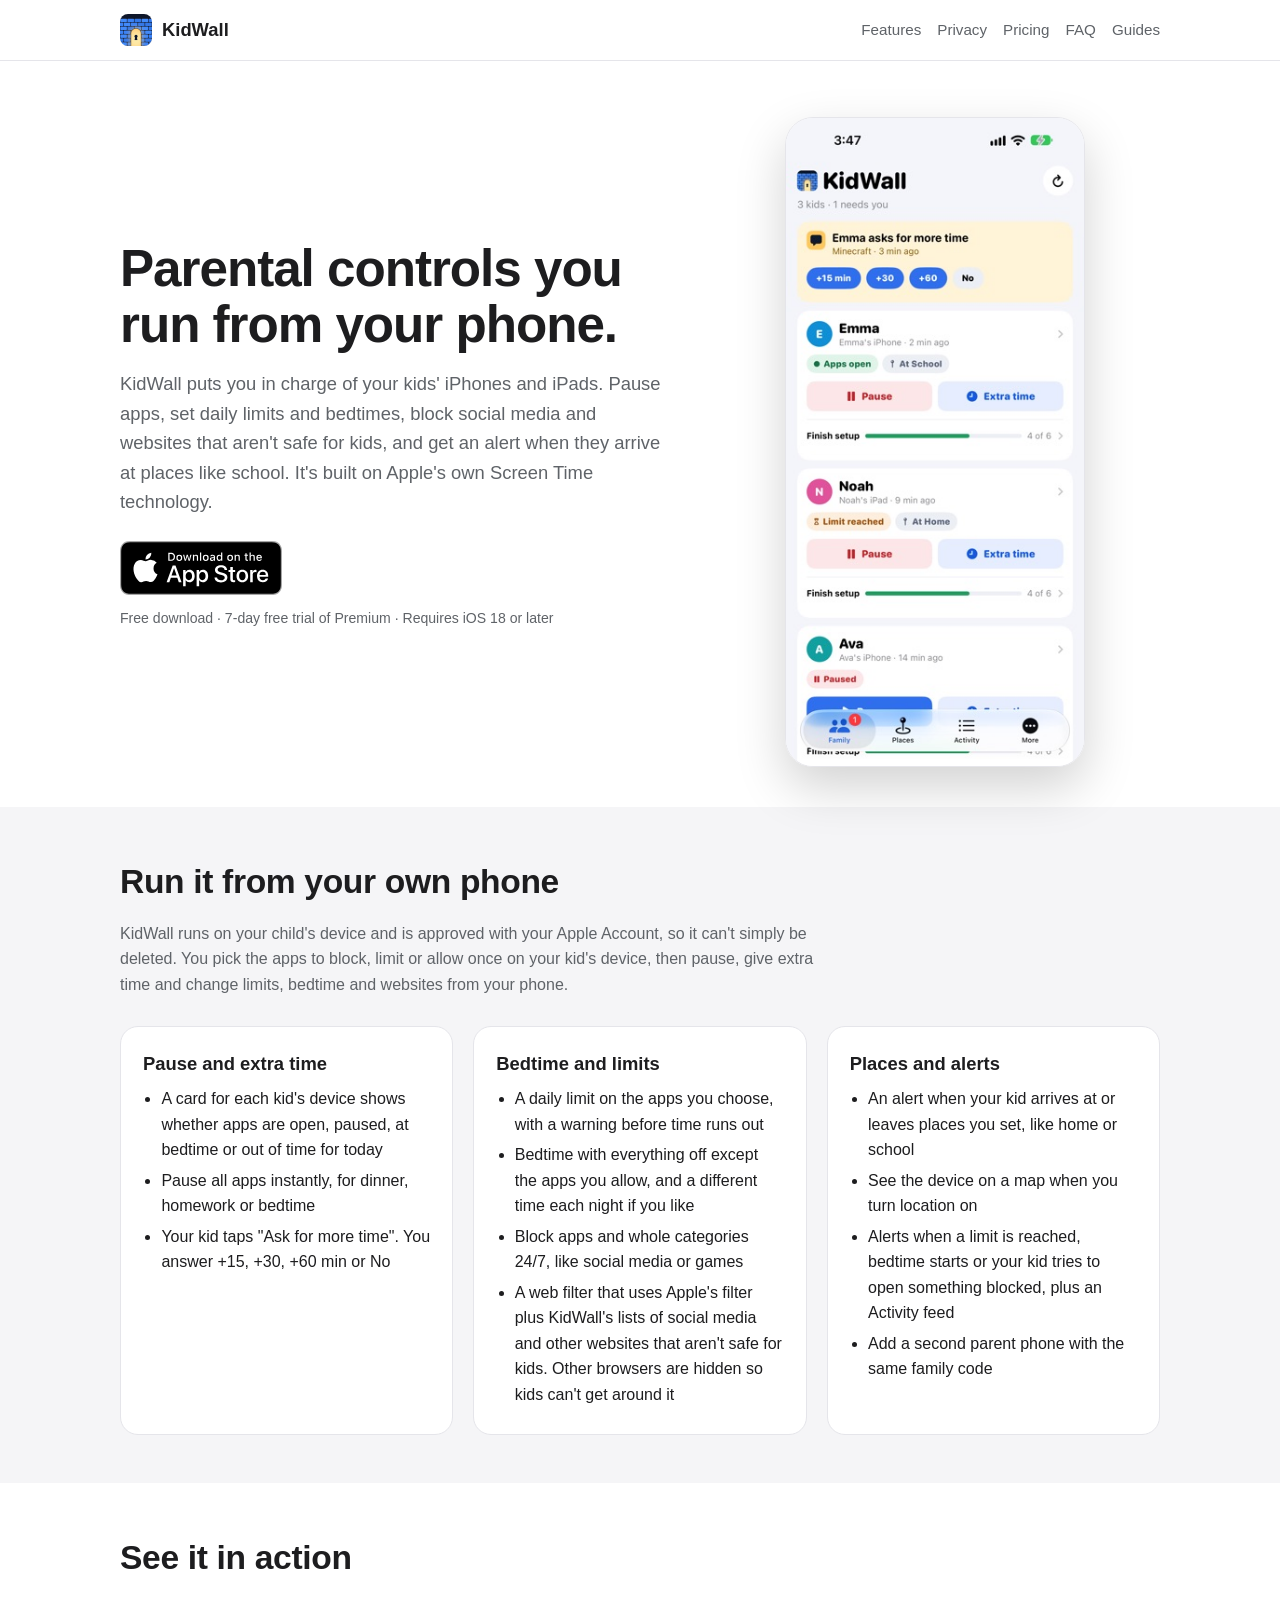
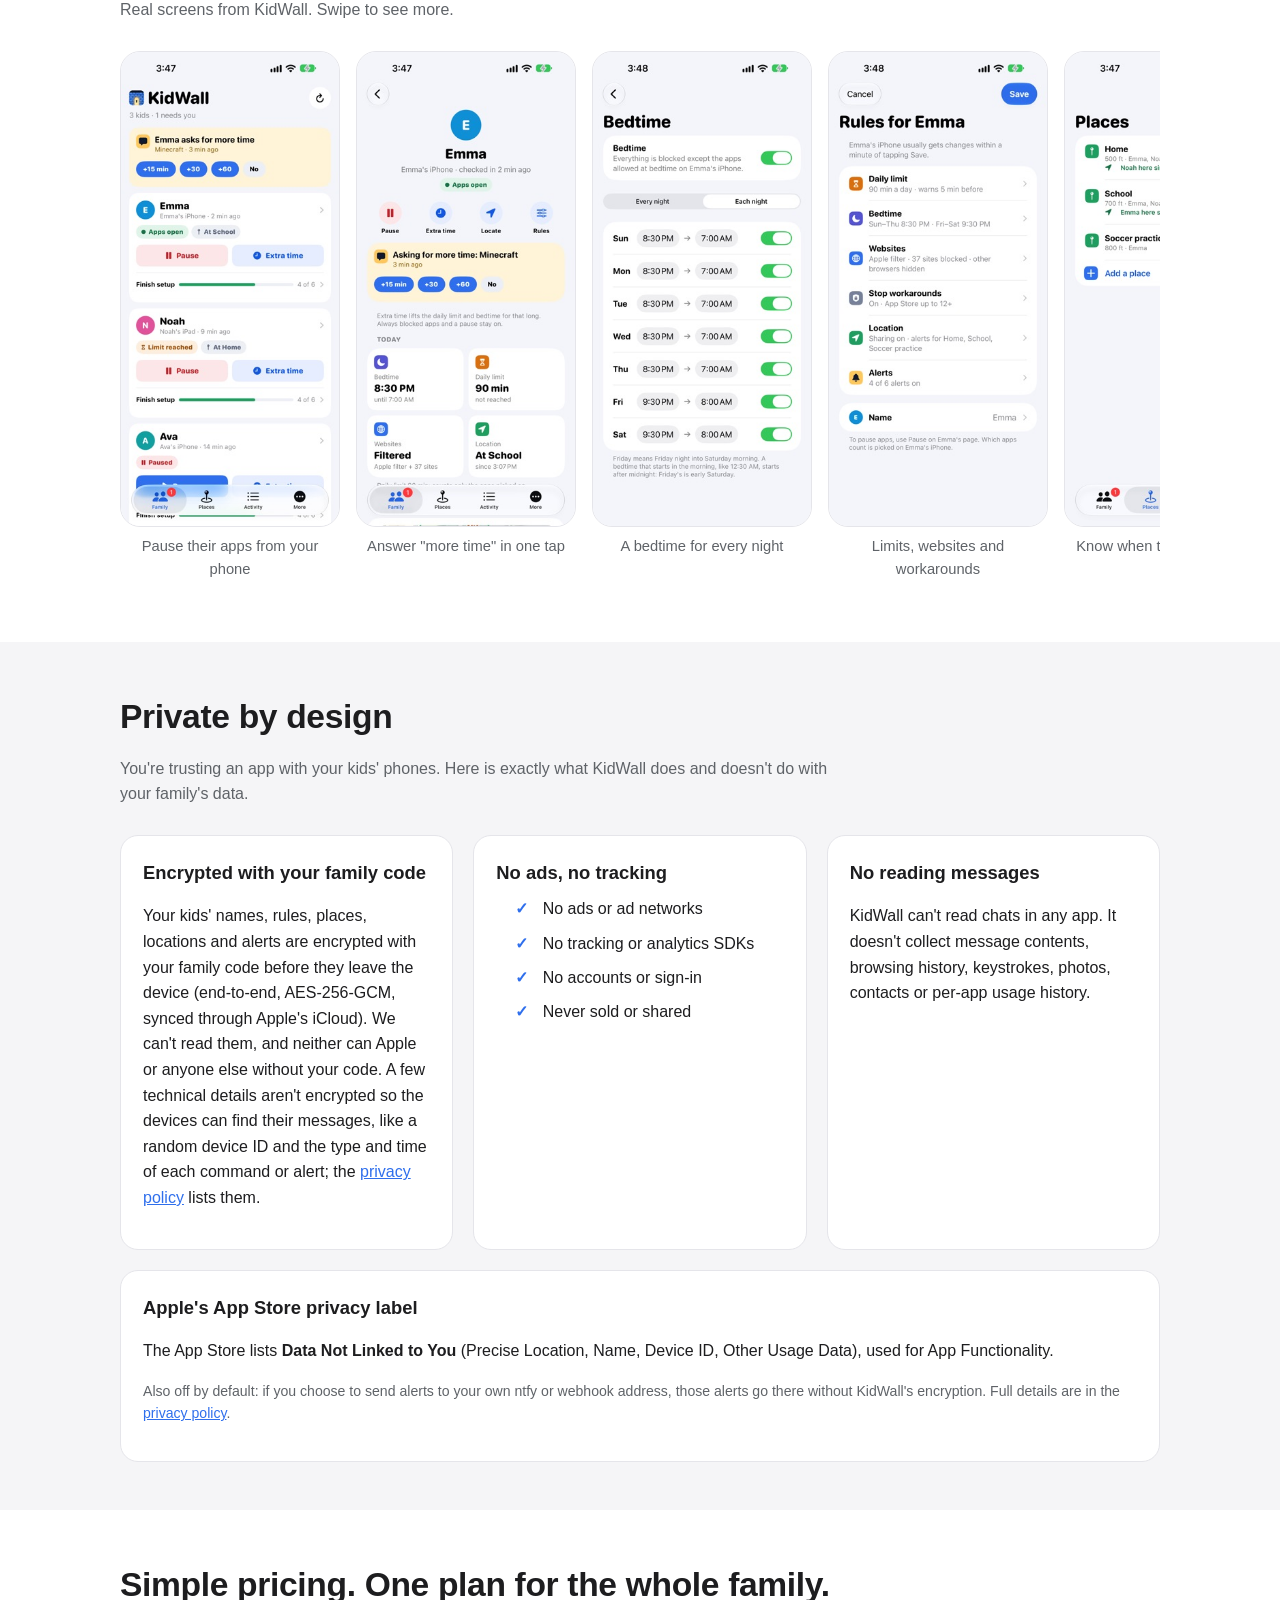
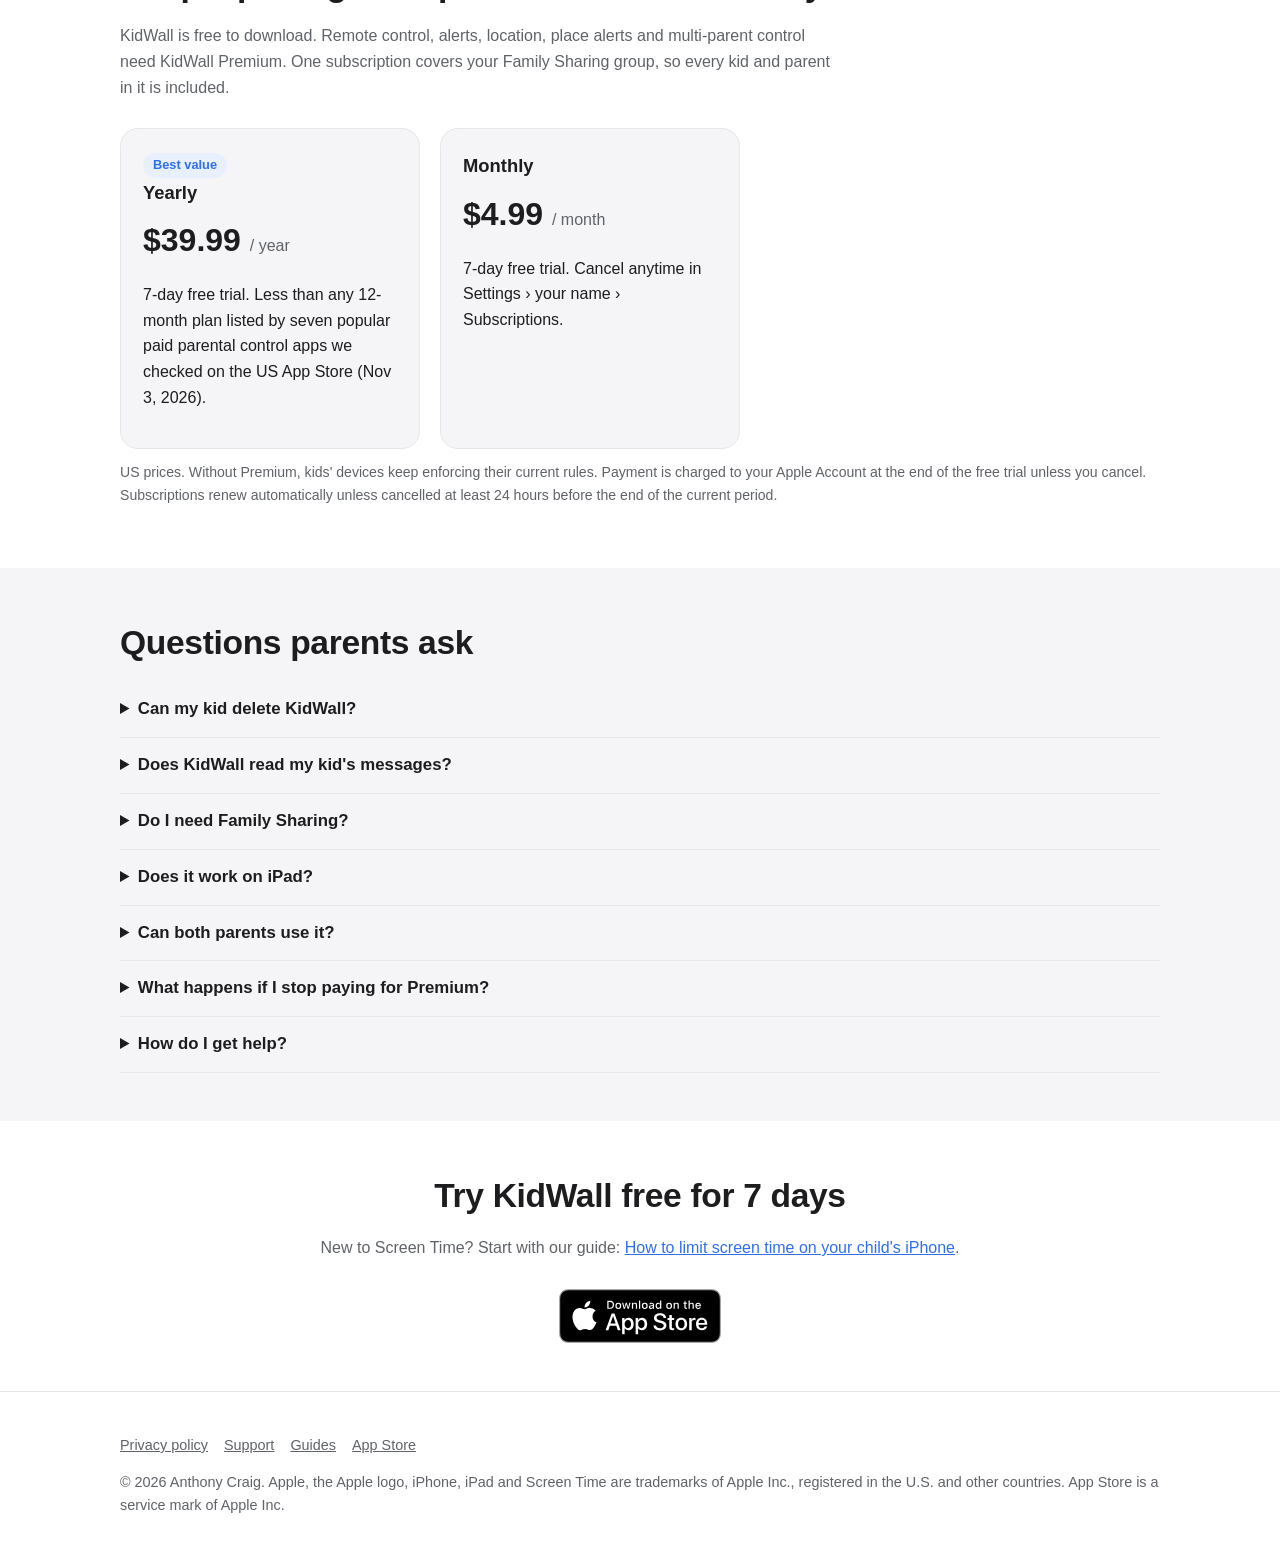
<file: index.html>
<!DOCTYPE html>
<html lang="en">
<head>
<meta charset="utf-8">
<meta name="viewport" content="width=device-width, initial-scale=1">
<title>KidWall: Parental Controls for iPhone &amp; iPad, Run From Your Phone</title>
<meta name="description" content="Parental controls for iPhone and iPad, run from your phone. Pause apps, set limits and bedtimes, block websites that aren't safe for kids. No ads, no tracking.">
<link rel="canonical" href="https://antlantis.github.io/kidwall-site/">
<meta name="apple-itunes-app" content="app-id=6815543258">
<meta name="theme-color" content="#2f6fec">
<meta property="og:type" content="website">
<meta property="og:site_name" content="KidWall">
<meta property="og:title" content="KidWall: parental controls you run from your phone">
<meta property="og:description" content="Pause apps, set screen time limits and bedtimes, block social media and websites that aren't safe for kids, and get place alerts. Encrypted with your family code. No ads, no tracking.">
<meta property="og:url" content="https://antlantis.github.io/kidwall-site/">
<meta property="og:image" content="https://antlantis.github.io/kidwall-site/assets/icon-512.jpg">
<meta property="og:image:width" content="512">
<meta property="og:image:height" content="512">
<meta name="twitter:card" content="summary">
<link rel="icon" type="image/png" href="assets/favicon.png">
<link rel="apple-touch-icon" href="assets/apple-touch-icon.png">
<link rel="stylesheet" href="assets/style.css">
<script type="application/ld+json">
{
  "@context": "https://schema.org",
  "@type": "SoftwareApplication",
  "name": "KidWall",
  "url": "https://antlantis.github.io/kidwall-site/",
  "downloadUrl": "https://apps.apple.com/us/app/kidwall/id6815543258",
  "installUrl": "https://apps.apple.com/us/app/kidwall/id6815543258",
  "image": "https://antlantis.github.io/kidwall-site/assets/icon-512.jpg",
  "applicationCategory": "LifestyleApplication",
  "operatingSystem": "iOS 18.0 or later, iPadOS 18.0 or later",
  "contentRating": "4+",
  "inLanguage": "en",
  "author": {"@type": "Person", "name": "Anthony Craig"},
  "offers": [
    {"@type": "Offer", "name": "KidWall (free download)", "price": "0", "priceCurrency": "USD"},
    {"@type": "Offer", "name": "KidWall Premium Monthly", "price": "4.99", "priceCurrency": "USD",
     "priceSpecification": {"@type": "UnitPriceSpecification", "price": "4.99", "priceCurrency": "USD", "billingDuration": "P1M"}},
    {"@type": "Offer", "name": "KidWall Premium Yearly", "price": "39.99", "priceCurrency": "USD",
     "priceSpecification": {"@type": "UnitPriceSpecification", "price": "39.99", "priceCurrency": "USD", "billingDuration": "P1Y"}}
  ]
}
</script>
</head>
<body>
<a class="skip" href="#main">Skip to content</a>
<header class="site"><div class="wrap">
  <a class="brand" href="./"><img src="assets/icon-512.jpg" alt="" width="32" height="32">KidWall</a>
  <nav class="top" aria-label="Main">
    <a href="#features">Features</a><a href="#privacy">Privacy</a><a href="#pricing">Pricing</a><a href="#faq">FAQ</a><a href="guides/">Guides</a>
  </nav>
</div></header>

<main id="main">
<section class="hero"><div class="wrap">
  <div>
    <h1>Parental controls you run from your phone.</h1>
    <p class="lead">KidWall puts you in charge of your kids' iPhones and iPads. Pause apps, set daily limits and bedtimes, block social media and websites that aren't safe for kids, and get an alert when they arrive at places like school. It's built on Apple's own Screen Time technology.</p>
    <a class="badge" href="https://apps.apple.com/us/app/kidwall/id6815543258"><img src="assets/download-on-the-app-store.svg" alt="Download KidWall on the App Store" width="162" height="54"></a>
    <p class="fineprint">Free download · 7-day free trial of Premium · Requires iOS 18 or later</p>
  </div>
  <img class="hero-shot" src="assets/screen-1.jpg" width="320" height="696" alt="KidWall Family tab: a card for each kid's device with Pause and Extra time buttons, and a request for more time on Minecraft">
</div></section>

<section id="features" class="alt"><div class="wrap">
  <h2>Run it from your own phone</h2>
  <p class="sub">KidWall runs on your child's device and is approved with your Apple Account, so it can't simply be deleted. You pick the apps to block, limit or allow once on your kid's device, then pause, give extra time and change limits, bedtime and websites from your phone.</p>
  <div class="grid3">
    <div class="card"><h3>Pause and extra time</h3><ul>
      <li>A card for each kid's device shows whether apps are open, paused, at bedtime or out of time for today</li>
      <li>Pause all apps instantly, for dinner, homework or bedtime</li>
      <li>Your kid taps "Ask for more time". You answer +15, +30, +60 min or No</li></ul></div>
    <div class="card"><h3>Bedtime and limits</h3><ul>
      <li>A daily limit on the apps you choose, with a warning before time runs out</li>
      <li>Bedtime with everything off except the apps you allow, and a different time each night if you like</li>
      <li>Block apps and whole categories 24/7, like social media or games</li>
      <li>A web filter that uses Apple's filter plus KidWall's lists of social media and other websites that aren't safe for kids. Other browsers are hidden so kids can't get around it</li></ul></div>
    <div class="card"><h3>Places and alerts</h3><ul>
      <li>An alert when your kid arrives at or leaves places you set, like home or school</li>
      <li>See the device on a map when you turn location on</li>
      <li>Alerts when a limit is reached, bedtime starts or your kid tries to open something blocked, plus an Activity feed</li>
      <li>Add a second parent phone with the same family code</li></ul></div>
  </div>
</div></section>

<section id="screens"><div class="wrap">
  <h2>See it in action</h2>
  <p class="sub">Real screens from KidWall. Swipe to see more.</p>
  <div class="shots" tabindex="0" aria-label="App screenshots">
    <figure><img src="assets/screen-1.jpg" width="320" height="696" loading="lazy" alt="Family tab with a card per kid device"><figcaption>Pause their apps from your phone</figcaption></figure>
    <figure><img src="assets/screen-2.jpg" width="320" height="696" loading="lazy" alt="A kid's page with an Asking for more time request and +15, +30, +60 buttons"><figcaption>Answer "more time" in one tap</figcaption></figure>
    <figure><img src="assets/screen-4.jpg" width="320" height="696" loading="lazy" alt="Bedtime schedule with different times each night"><figcaption>A bedtime for every night</figcaption></figure>
    <figure><img src="assets/screen-3.jpg" width="320" height="696" loading="lazy" alt="Rules screen: daily limit, bedtime, websites, stop workarounds, location, alerts"><figcaption>Limits, websites and workarounds</figcaption></figure>
    <figure><img src="assets/screen-5.jpg" width="320" height="696" loading="lazy" alt="Places list: Home, School, Soccer practice"><figcaption>Know when they get to school</figcaption></figure>
    <figure><img src="assets/screen-6.jpg" width="320" height="696" loading="lazy" alt="Activity feed of recent alerts by day"><figcaption>Every alert in one place</figcaption></figure>
    <figure><img src="assets/screen-7.jpg" width="320" height="696" loading="lazy" alt="Kid's home screen at night: Good night, Emma"><figcaption>Your kid sees when apps come back</figcaption></figure>
  </div>
</div></section>

<section id="privacy" class="alt"><div class="wrap">
  <h2>Private by design</h2>
  <p class="sub">You're trusting an app with your kids' phones. Here is exactly what KidWall does and doesn't do with your family's data.</p>
  <div class="grid3">
    <div class="card"><h3>Encrypted with your family code</h3><p>Your kids' names, rules, places, locations and alerts are encrypted with your family code before they leave the device (end-to-end, AES-256-GCM, synced through Apple's iCloud). We can't read them, and neither can Apple or anyone else without your code. A few technical details aren't encrypted so the devices can find their messages, like a random device ID and the type and time of each command or alert; the <a href="privacy.html">privacy policy</a> lists them.</p></div>
    <div class="card"><h3>No ads, no tracking</h3><ul class="checks">
      <li>No ads or ad networks</li><li>No tracking or analytics SDKs</li><li>No accounts or sign-in</li><li>Never sold or shared</li></ul></div>
    <div class="card"><h3>No reading messages</h3><p>KidWall can't read chats in any app. It doesn't collect message contents, browsing history, keystrokes, photos, contacts or per-app usage history.</p></div>
  </div>
  <div class="card" style="margin-top:20px">
    <h3>Apple's App Store privacy label</h3>
    <p>The App Store lists <strong>Data Not Linked to You</strong> (Precise Location, Name, Device ID, Other Usage Data), used for App Functionality.</p>
    <p class="fineprint">Also off by default: if you choose to send alerts to your own ntfy or webhook address, those alerts go there without KidWall's encryption. Full details are in the <a href="privacy.html">privacy policy</a>.</p>
  </div>
</div></section>

<section id="pricing"><div class="wrap">
  <h2>Simple pricing. One plan for the whole family.</h2>
  <p class="sub">KidWall is free to download. Remote control, alerts, location, place alerts and multi-parent control need KidWall Premium. One subscription covers your Family Sharing group, so every kid and parent in it is included.</p>
  <div class="prices">
    <div class="card"><span class="tag">Best value</span><h3>Yearly</h3><p class="price">$39.99 <small>/ year</small></p><p>7-day free trial. Less than any 12-month plan listed by seven popular paid parental control apps we checked on the US App Store (Nov 3, 2026).</p></div>
    <div class="card"><h3>Monthly</h3><p class="price">$4.99 <small>/ month</small></p><p>7-day free trial. Cancel anytime in Settings › your name › Subscriptions.</p></div>
  </div>
  <p class="fineprint">US prices. Without Premium, kids' devices keep enforcing their current rules. Payment is charged to your Apple Account at the end of the free trial unless you cancel. Subscriptions renew automatically unless cancelled at least 24 hours before the end of the current period.</p>
</div></section>

<section id="faq" class="alt"><div class="wrap">
  <h2>Questions parents ask</h2>
  <details><summary>Can my kid delete KidWall?</summary><p>Not on their own. KidWall is approved with your Apple Account through Apple's Screen Time, so it can't simply be deleted. It also blocks deleting apps, in-app purchases, and passcode or account changes.</p></details>
  <details><summary>Does KidWall read my kid's messages?</summary><p>No. KidWall can't read chats in any app. Its in-app game and chat safety guides show where popular games and apps keep their own parent controls.</p></details>
  <details><summary>Do I need Family Sharing?</summary><p>Yes. Your child needs a child Apple Account in your Family Sharing group. Apple only allows parental-control apps like KidWall on child accounts in a family.</p></details>
  <details><summary>Does it work on iPad?</summary><p>Yes. KidWall works on iPhone and iPad running iOS or iPadOS 18 or later.</p></details>
  <details><summary>Can both parents use it?</summary><p>Yes. Add a second parent phone with the same family code. You both see the same kids and get the same alerts. One subscription covers you both when you're in the same Family Sharing group.</p></details>
  <details><summary>What happens if I stop paying for Premium?</summary><p>Kids' devices keep enforcing their current rules. Remote control, alerts, location and multi-parent control need Premium.</p></details>
  <details><summary>How do I get help?</summary><p>See the <a href="support.html">support page</a> or email <a href="mailto:ant.sd.shield@gmail.com">ant.sd.shield@gmail.com</a>.</p></details>
</div></section>

<section class="cta"><div class="wrap">
  <h2>Try KidWall free for 7 days</h2>
  <p class="sub" style="margin-left:auto;margin-right:auto">New to Screen Time? Start with our guide: <a href="guides/how-to-limit-screen-time-on-iphone.html">How to limit screen time on your child's iPhone</a>.</p>
  <a class="badge" href="https://apps.apple.com/us/app/kidwall/id6815543258"><img src="assets/download-on-the-app-store.svg" alt="Download KidWall on the App Store" width="162" height="54" style="margin:0 auto"></a>
</div></section>
</main>

<footer class="site"><div class="wrap">
  <p><a href="privacy.html">Privacy policy</a><a href="support.html">Support</a><a href="guides/">Guides</a><a href="https://apps.apple.com/us/app/kidwall/id6815543258">App Store</a></p>
  <p>© 2026 Anthony Craig. Apple, the Apple logo, iPhone, iPad and Screen Time are trademarks of Apple Inc., registered in the U.S. and other countries. App Store is a service mark of Apple Inc.</p>
</div></footer>
</body>
</html>
</file>
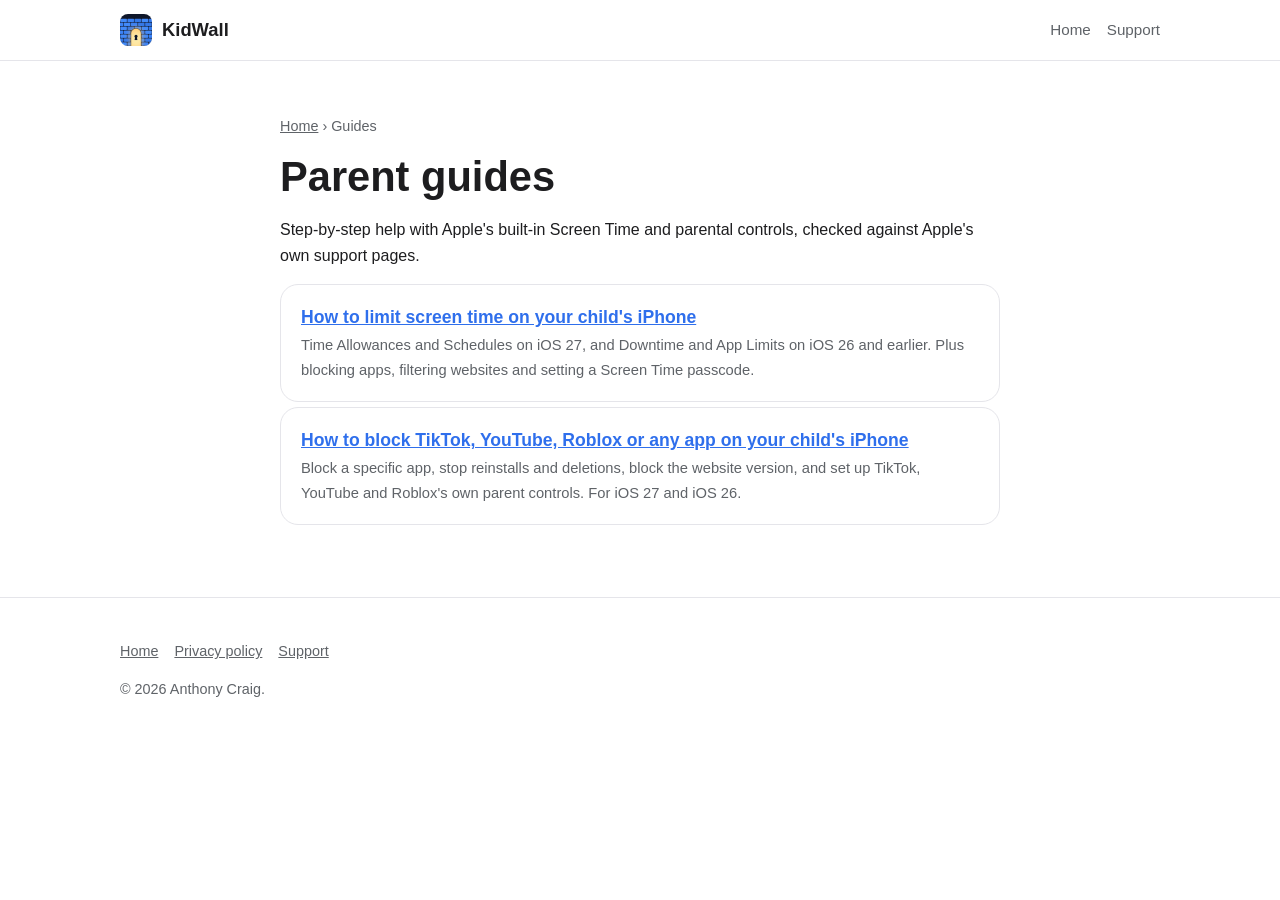
<file: guides/index.html>
<!DOCTYPE html>
<html lang="en">
<head>
<meta charset="utf-8">
<meta name="viewport" content="width=device-width, initial-scale=1">
<title>Parent Guides to iPhone Screen Time &amp; Parental Controls | KidWall</title>
<meta name="description" content="Plain-English guides for parents: how to set up and use Apple's Screen Time and parental controls on your child's iPhone and iPad.">
<link rel="canonical" href="https://antlantis.github.io/kidwall-site/guides/">
<meta property="og:type" content="website">
<meta property="og:site_name" content="KidWall">
<meta property="og:title" content="KidWall parent guides">
<meta property="og:description" content="Plain-English guides to Apple's Screen Time and parental controls on iPhone and iPad.">
<meta property="og:url" content="https://antlantis.github.io/kidwall-site/guides/">
<meta property="og:image" content="https://antlantis.github.io/kidwall-site/assets/icon-512.jpg">
<link rel="icon" type="image/png" href="../assets/favicon.png">
<link rel="apple-touch-icon" href="../assets/apple-touch-icon.png">
<link rel="stylesheet" href="../assets/style.css">
</head>
<body>
<a class="skip" href="#main">Skip to content</a>
<header class="site"><div class="wrap">
  <a class="brand" href="../"><img src="../assets/icon-512.jpg" alt="" width="32" height="32">KidWall</a>
  <nav class="top" aria-label="Main"><a href="../">Home</a><a href="../support.html">Support</a></nav>
</div></header>
<main id="main">
<article class="guide">
  <p class="crumbs"><a href="../">Home</a> › Guides</p>
  <h1>Parent guides</h1>
  <p>Step-by-step help with Apple's built-in Screen Time and parental controls, checked against Apple's own support pages.</p>
  <ul class="guide-list">
    <li><a href="how-to-limit-screen-time-on-iphone.html">How to limit screen time on your child's iPhone</a><br>
      <span class="meta">Time Allowances and Schedules on iOS 27, and Downtime and App Limits on iOS 26 and earlier. Plus blocking apps, filtering websites and setting a Screen Time passcode.</span></li>
    <li><a href="how-to-block-apps-on-childs-iphone.html">How to block TikTok, YouTube, Roblox or any app on your child's iPhone</a><br>
      <span class="meta">Block a specific app, stop reinstalls and deletions, block the website version, and set up TikTok, YouTube and Roblox's own parent controls. For iOS 27 and iOS 26.</span></li>
  </ul>
</article>
</main>
<footer class="site"><div class="wrap">
  <p><a href="../">Home</a><a href="../privacy.html">Privacy policy</a><a href="../support.html">Support</a></p>
  <p>© 2026 Anthony Craig.</p>
</div></footer>
</body>
</html>
</file>
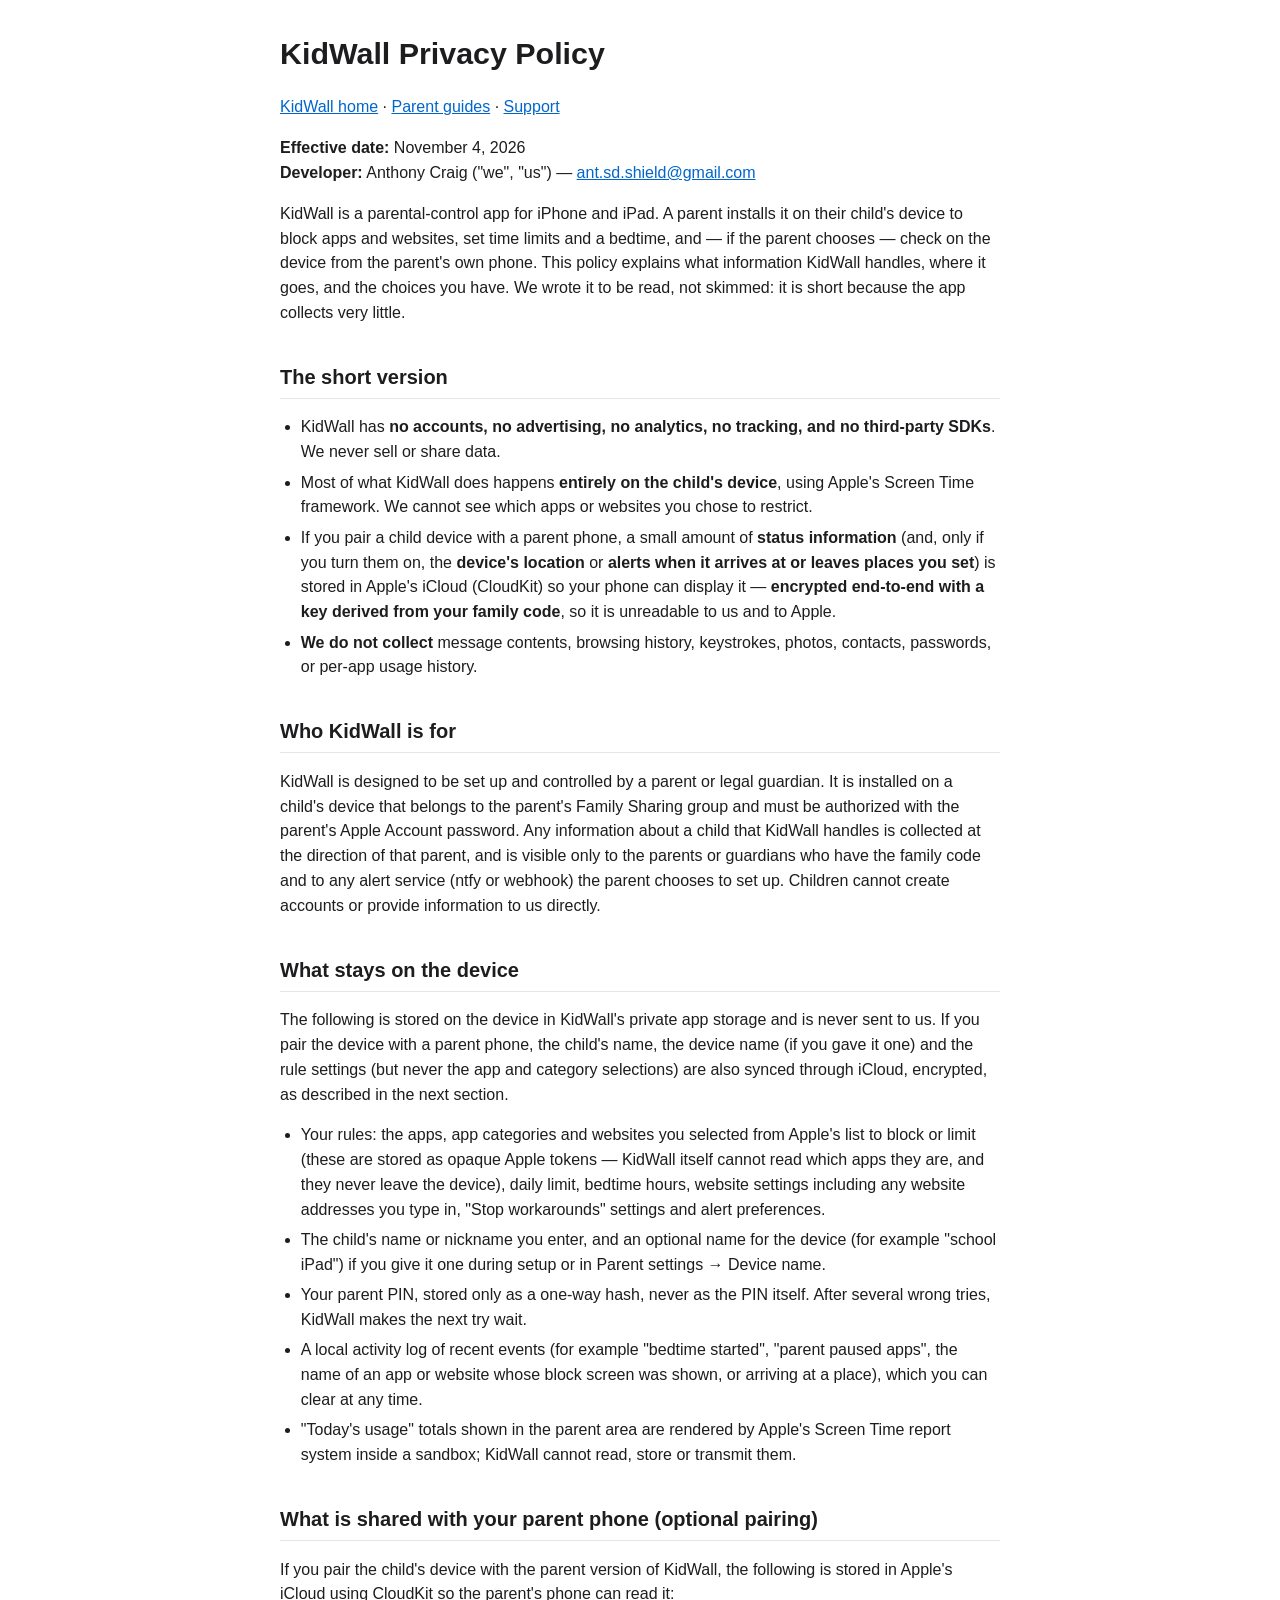
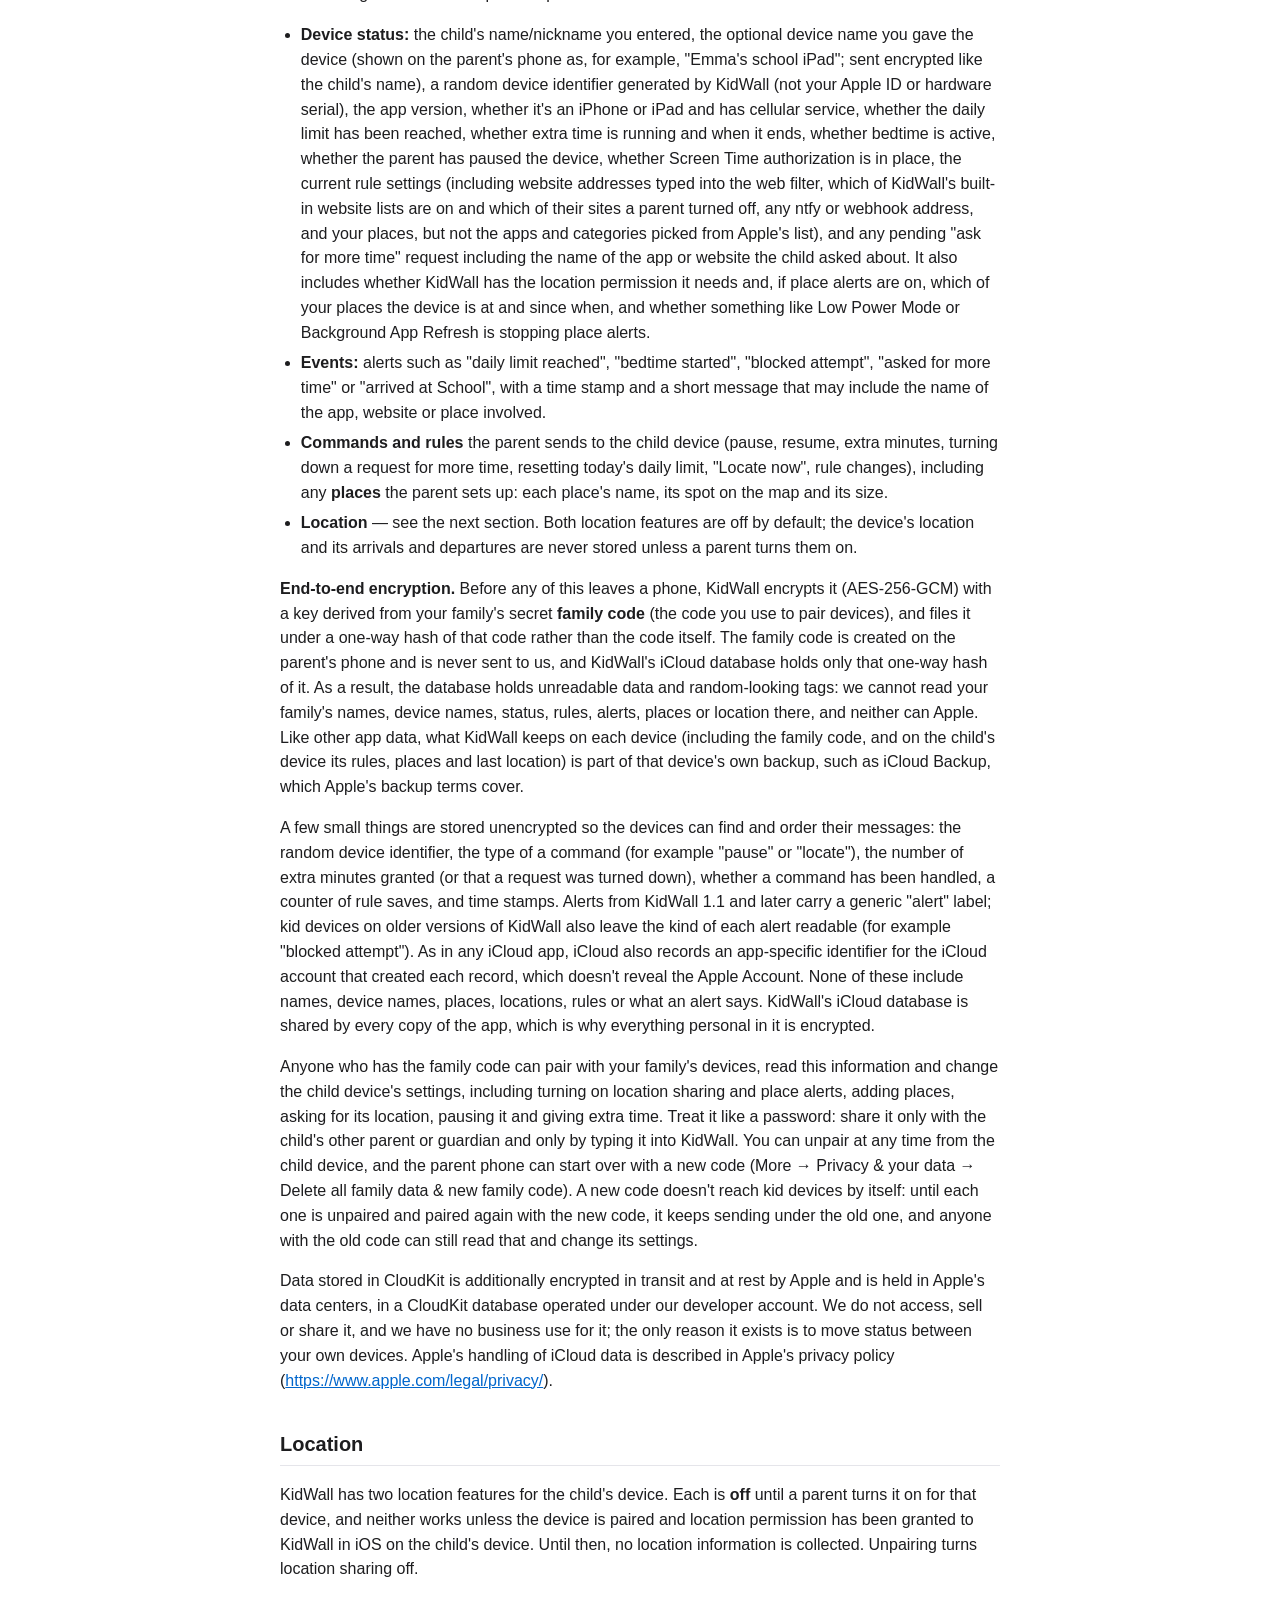
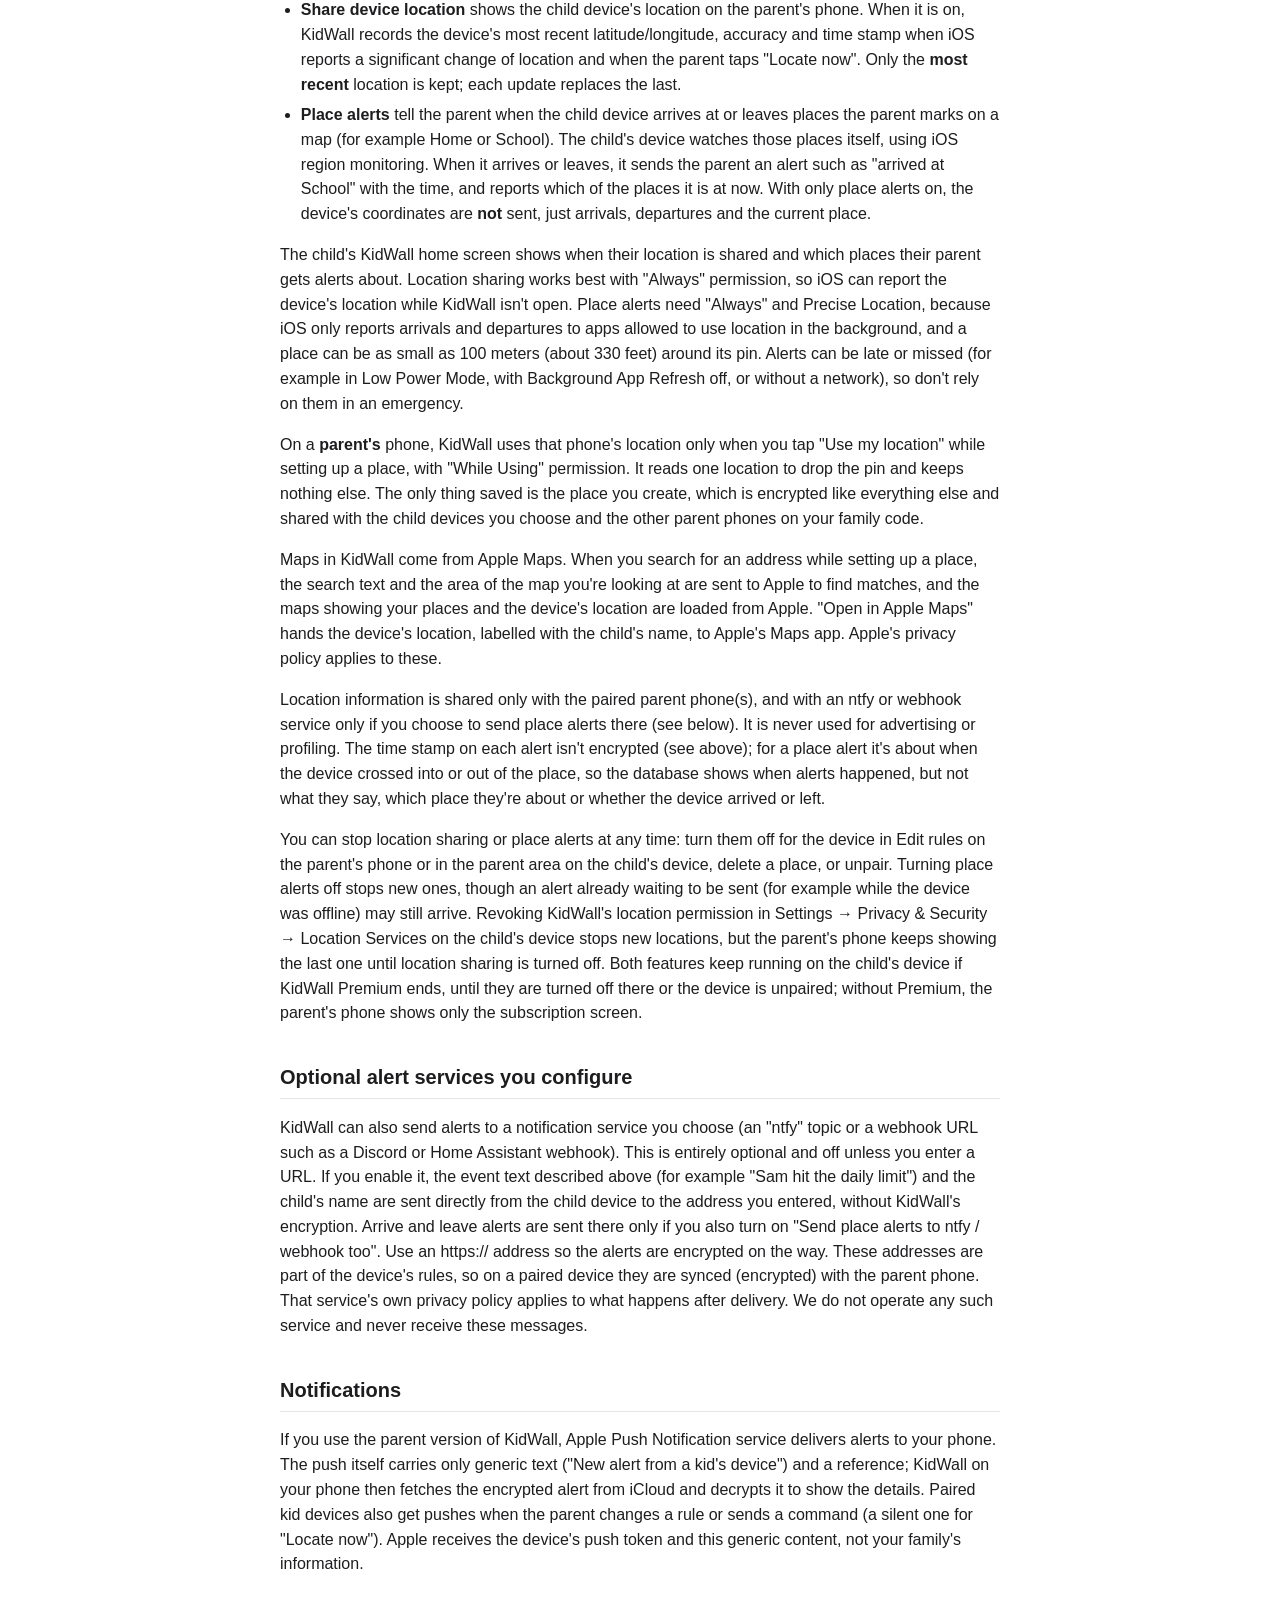
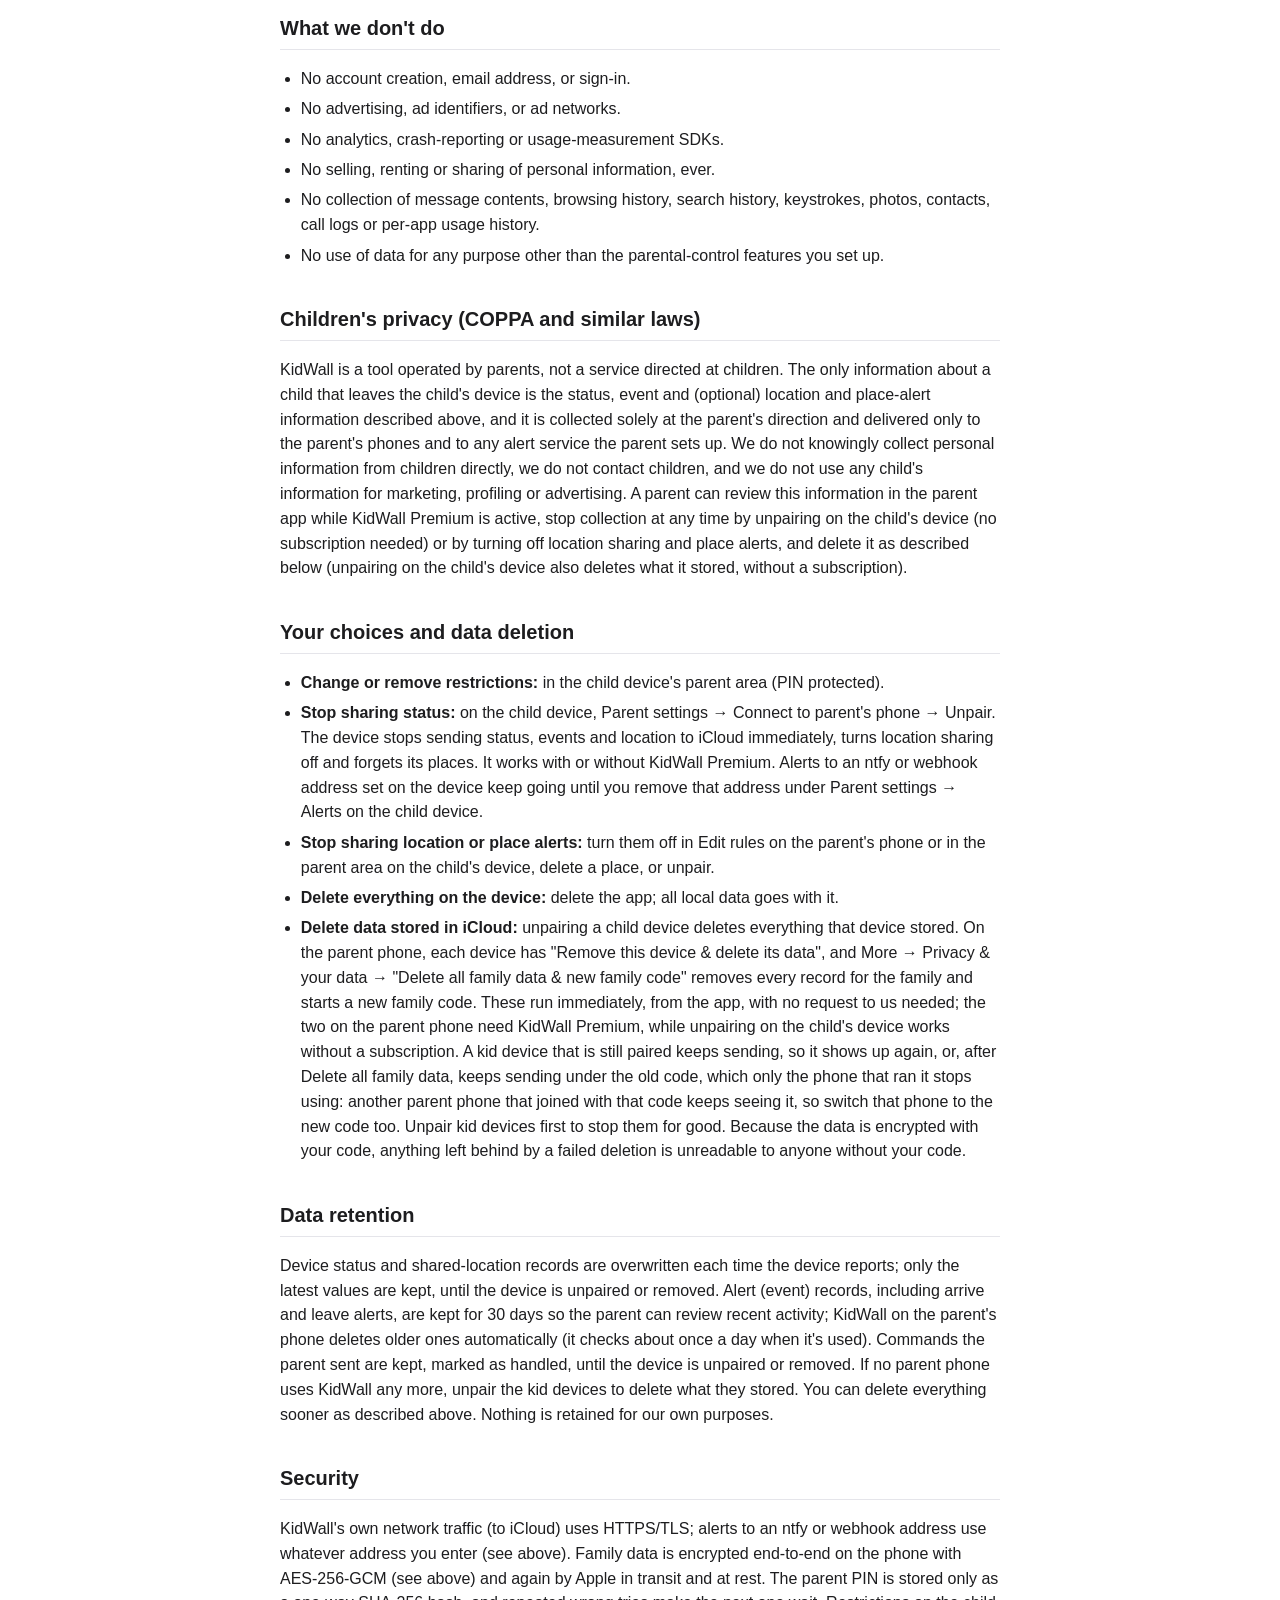
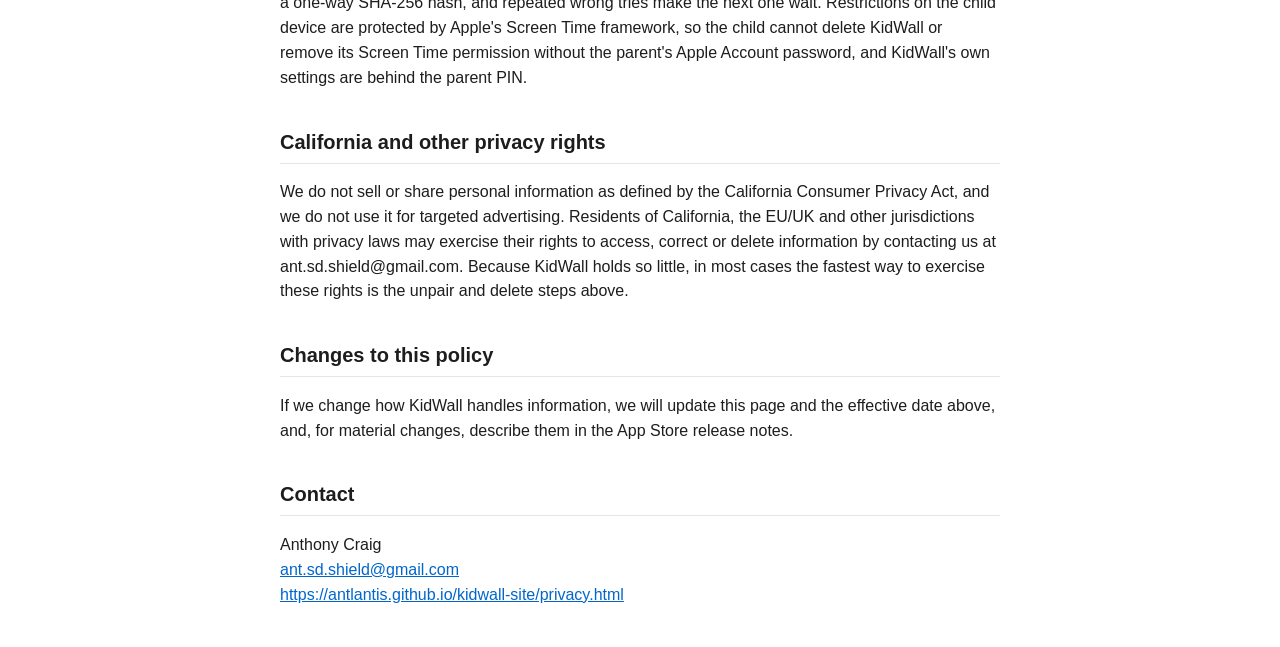
<file: privacy.html>
<!DOCTYPE html>
<html lang="en"><head><meta charset="utf-8">
<meta name="viewport" content="width=device-width, initial-scale=1">
<title>KidWall Privacy Policy</title>
<style>
body{font-family:-apple-system,BlinkMacSystemFont,"Segoe UI",Helvetica,Arial,sans-serif;line-height:1.55;color:#1d1d1f;background:#fff;margin:0;padding:24px 16px}
main{max-width:720px;margin:0 auto}
h1{font-size:1.9rem;margin:.2em 0 .6em}h2{font-size:1.25rem;margin-top:1.8em;border-bottom:1px solid #e5e5ea;padding-bottom:.25em}
ul{padding-left:1.3em}li{margin:.35em 0}a{color:#0066cc}
@media (prefers-color-scheme:dark){body{background:#111;color:#e8e8ed}h2{border-color:#333}a{color:#6cb4ff}}
</style></head><body><main>
<h1>KidWall Privacy Policy</h1>
<p><a href="./">KidWall home</a> · <a href="guides/">Parent guides</a> · <a href="support.html">Support</a></p>
<p><strong>Effective date:</strong> November 4, 2026<br>
<strong>Developer:</strong> Anthony Craig ("we", "us") — <a href="mailto:ant.sd.shield@gmail.com">ant.sd.shield@gmail.com</a></p>
<p>KidWall is a parental-control app for iPhone and iPad. A parent installs it on their child's device to block apps and websites, set time limits and a bedtime, and — if the parent chooses — check on the device from the parent's own phone. This policy explains what information KidWall handles, where it goes, and the choices you have. We wrote it to be read, not skimmed: it is short because the app collects very little.</p>
<h2>The short version</h2>
<ul>
<li>KidWall has <strong>no accounts, no advertising, no analytics, no tracking, and no third-party SDKs</strong>. We never sell or share data.</li>
<li>Most of what KidWall does happens <strong>entirely on the child's device</strong>, using Apple's Screen Time framework. We cannot see which apps or websites you chose to restrict.</li>
<li>If you pair a child device with a parent phone, a small amount of <strong>status information</strong> (and, only if you turn them on, the <strong>device's location</strong> or <strong>alerts when it arrives at or leaves places you set</strong>) is stored in Apple's iCloud (CloudKit) so your phone can display it — <strong>encrypted end-to-end with a key derived from your family code</strong>, so it is unreadable to us and to Apple.</li>
<li><strong>We do not collect</strong> message contents, browsing history, keystrokes, photos, contacts, passwords, or per-app usage history.</li>
</ul>
<h2>Who KidWall is for</h2>
<p>KidWall is designed to be set up and controlled by a parent or legal guardian. It is installed on a child's device that belongs to the parent's Family Sharing group and must be authorized with the parent's Apple Account password. Any information about a child that KidWall handles is collected at the direction of that parent, and is visible only to the parents or guardians who have the family code and to any alert service (ntfy or webhook) the parent chooses to set up. Children cannot create accounts or provide information to us directly.</p>
<h2>What stays on the device</h2>
<p>The following is stored on the device in KidWall's private app storage and is never sent to us. If you pair the device with a parent phone, the child's name, the device name (if you gave it one) and the rule settings (but never the app and category selections) are also synced through iCloud, encrypted, as described in the next section.</p>
<ul>
<li>Your rules: the apps, app categories and websites you selected from Apple's list to block or limit (these are stored as opaque Apple tokens — KidWall itself cannot read which apps they are, and they never leave the device), daily limit, bedtime hours, website settings including any website addresses you type in, "Stop workarounds" settings and alert preferences.</li>
<li>The child's name or nickname you enter, and an optional name for the device (for example "school iPad") if you give it one during setup or in Parent settings → Device name.</li>
<li>Your parent PIN, stored only as a one-way hash, never as the PIN itself. After several wrong tries, KidWall makes the next try wait.</li>
<li>A local activity log of recent events (for example "bedtime started", "parent paused apps", the name of an app or website whose block screen was shown, or arriving at a place), which you can clear at any time.</li>
<li>"Today's usage" totals shown in the parent area are rendered by Apple's Screen Time report system inside a sandbox; KidWall cannot read, store or transmit them.</li>
</ul>
<h2>What is shared with your parent phone (optional pairing)</h2>
<p>If you pair the child's device with the parent version of KidWall, the following is stored in Apple's iCloud using CloudKit so the parent's phone can read it:</p>
<ul>
<li><strong>Device status:</strong> the child's name/nickname you entered, the optional device name you gave the device (shown on the parent's phone as, for example, "Emma's school iPad"; sent encrypted like the child's name), a random device identifier generated by KidWall (not your Apple ID or hardware serial), the app version, whether it's an iPhone or iPad and has cellular service, whether the daily limit has been reached, whether extra time is running and when it ends, whether bedtime is active, whether the parent has paused the device, whether Screen Time authorization is in place, the current rule settings (including website addresses typed into the web filter, which of KidWall's built-in website lists are on and which of their sites a parent turned off, any ntfy or webhook address, and your places, but not the apps and categories picked from Apple's list), and any pending "ask for more time" request including the name of the app or website the child asked about. It also includes whether KidWall has the location permission it needs and, if place alerts are on, which of your places the device is at and since when, and whether something like Low Power Mode or Background App Refresh is stopping place alerts.</li>
<li><strong>Events:</strong> alerts such as "daily limit reached", "bedtime started", "blocked attempt", "asked for more time" or "arrived at School", with a time stamp and a short message that may include the name of the app, website or place involved.</li>
<li><strong>Commands and rules</strong> the parent sends to the child device (pause, resume, extra minutes, turning down a request for more time, resetting today's daily limit, "Locate now", rule changes), including any <strong>places</strong> the parent sets up: each place's name, its spot on the map and its size.</li>
<li><strong>Location</strong> — see the next section. Both location features are off by default; the device's location and its arrivals and departures are never stored unless a parent turns them on.</li>
</ul>
<p><strong>End-to-end encryption.</strong> Before any of this leaves a phone, KidWall encrypts it (AES-256-GCM) with a key derived from your family's secret <strong>family code</strong> (the code you use to pair devices), and files it under a one-way hash of that code rather than the code itself. The family code is created on the parent's phone and is never sent to us, and KidWall's iCloud database holds only that one-way hash of it. As a result, the database holds unreadable data and random-looking tags: we cannot read your family's names, device names, status, rules, alerts, places or location there, and neither can Apple. Like other app data, what KidWall keeps on each device (including the family code, and on the child's device its rules, places and last location) is part of that device's own backup, such as iCloud Backup, which Apple's backup terms cover.</p>
<p>A few small things are stored unencrypted so the devices can find and order their messages: the random device identifier, the type of a command (for example "pause" or "locate"), the number of extra minutes granted (or that a request was turned down), whether a command has been handled, a counter of rule saves, and time stamps. Alerts from KidWall 1.1 and later carry a generic "alert" label; kid devices on older versions of KidWall also leave the kind of each alert readable (for example "blocked attempt"). As in any iCloud app, iCloud also records an app-specific identifier for the iCloud account that created each record, which doesn't reveal the Apple Account. None of these include names, device names, places, locations, rules or what an alert says. KidWall's iCloud database is shared by every copy of the app, which is why everything personal in it is encrypted.</p>
<p>Anyone who has the family code can pair with your family's devices, read this information and change the child device's settings, including turning on location sharing and place alerts, adding places, asking for its location, pausing it and giving extra time. Treat it like a password: share it only with the child's other parent or guardian and only by typing it into KidWall. You can unpair at any time from the child device, and the parent phone can start over with a new code (More → Privacy &amp; your data → Delete all family data &amp; new family code). A new code doesn't reach kid devices by itself: until each one is unpaired and paired again with the new code, it keeps sending under the old one, and anyone with the old code can still read that and change its settings.</p>
<p>Data stored in CloudKit is additionally encrypted in transit and at rest by Apple and is held in Apple's data centers, in a CloudKit database operated under our developer account. We do not access, sell or share it, and we have no business use for it; the only reason it exists is to move status between your own devices. Apple's handling of iCloud data is described in Apple's privacy policy (<a href="https://www.apple.com/legal/privacy/">https://www.apple.com/legal/privacy/</a>).</p>
<h2>Location</h2>
<p>KidWall has two location features for the child's device. Each is <strong>off</strong> until a parent turns it on for that device, and neither works unless the device is paired and location permission has been granted to KidWall in iOS on the child's device. Until then, no location information is collected. Unpairing turns location sharing off.</p>
<ul>
<li><strong>Share device location</strong> shows the child device's location on the parent's phone. When it is on, KidWall records the device's most recent latitude/longitude, accuracy and time stamp when iOS reports a significant change of location and when the parent taps "Locate now". Only the <strong>most recent</strong> location is kept; each update replaces the last.</li>
<li><strong>Place alerts</strong> tell the parent when the child device arrives at or leaves places the parent marks on a map (for example Home or School). The child's device watches those places itself, using iOS region monitoring. When it arrives or leaves, it sends the parent an alert such as "arrived at School" with the time, and reports which of the places it is at now. With only place alerts on, the device's coordinates are <strong>not</strong> sent, just arrivals, departures and the current place.</li>
</ul>
<p>The child's KidWall home screen shows when their location is shared and which places their parent gets alerts about. Location sharing works best with "Always" permission, so iOS can report the device's location while KidWall isn't open. Place alerts need "Always" and Precise Location, because iOS only reports arrivals and departures to apps allowed to use location in the background, and a place can be as small as 100 meters (about 330 feet) around its pin. Alerts can be late or missed (for example in Low Power Mode, with Background App Refresh off, or without a network), so don't rely on them in an emergency.</p>
<p>On a <strong>parent's</strong> phone, KidWall uses that phone's location only when you tap "Use my location" while setting up a place, with "While Using" permission. It reads one location to drop the pin and keeps nothing else. The only thing saved is the place you create, which is encrypted like everything else and shared with the child devices you choose and the other parent phones on your family code.</p>
<p>Maps in KidWall come from Apple Maps. When you search for an address while setting up a place, the search text and the area of the map you're looking at are sent to Apple to find matches, and the maps showing your places and the device's location are loaded from Apple. "Open in Apple Maps" hands the device's location, labelled with the child's name, to Apple's Maps app. Apple's privacy policy applies to these.</p>
<p>Location information is shared only with the paired parent phone(s), and with an ntfy or webhook service only if you choose to send place alerts there (see below). It is never used for advertising or profiling. The time stamp on each alert isn't encrypted (see above); for a place alert it's about when the device crossed into or out of the place, so the database shows when alerts happened, but not what they say, which place they're about or whether the device arrived or left.</p>
<p>You can stop location sharing or place alerts at any time: turn them off for the device in Edit rules on the parent's phone or in the parent area on the child's device, delete a place, or unpair. Turning place alerts off stops new ones, though an alert already waiting to be sent (for example while the device was offline) may still arrive. Revoking KidWall's location permission in Settings → Privacy &amp; Security → Location Services on the child's device stops new locations, but the parent's phone keeps showing the last one until location sharing is turned off. Both features keep running on the child's device if KidWall Premium ends, until they are turned off there or the device is unpaired; without Premium, the parent's phone shows only the subscription screen.</p>
<h2>Optional alert services you configure</h2>
<p>KidWall can also send alerts to a notification service you choose (an "ntfy" topic or a webhook URL such as a Discord or Home Assistant webhook). This is entirely optional and off unless you enter a URL. If you enable it, the event text described above (for example "Sam hit the daily limit") and the child's name are sent directly from the child device to the address you entered, without KidWall's encryption. Arrive and leave alerts are sent there only if you also turn on "Send place alerts to ntfy / webhook too". Use an https:// address so the alerts are encrypted on the way. These addresses are part of the device's rules, so on a paired device they are synced (encrypted) with the parent phone. That service's own privacy policy applies to what happens after delivery. We do not operate any such service and never receive these messages.</p>
<h2>Notifications</h2>
<p>If you use the parent version of KidWall, Apple Push Notification service delivers alerts to your phone. The push itself carries only generic text ("New alert from a kid's device") and a reference; KidWall on your phone then fetches the encrypted alert from iCloud and decrypts it to show the details. Paired kid devices also get pushes when the parent changes a rule or sends a command (a silent one for "Locate now"). Apple receives the device's push token and this generic content, not your family's information.</p>
<h2>What we don't do</h2>
<ul>
<li>No account creation, email address, or sign-in.</li>
<li>No advertising, ad identifiers, or ad networks.</li>
<li>No analytics, crash-reporting or usage-measurement SDKs.</li>
<li>No selling, renting or sharing of personal information, ever.</li>
<li>No collection of message contents, browsing history, search history, keystrokes, photos, contacts, call logs or per-app usage history.</li>
<li>No use of data for any purpose other than the parental-control features you set up.</li>
</ul>
<h2>Children's privacy (COPPA and similar laws)</h2>
<p>KidWall is a tool operated by parents, not a service directed at children. The only information about a child that leaves the child's device is the status, event and (optional) location and place-alert information described above, and it is collected solely at the parent's direction and delivered only to the parent's phones and to any alert service the parent sets up. We do not knowingly collect personal information from children directly, we do not contact children, and we do not use any child's information for marketing, profiling or advertising. A parent can review this information in the parent app while KidWall Premium is active, stop collection at any time by unpairing on the child's device (no subscription needed) or by turning off location sharing and place alerts, and delete it as described below (unpairing on the child's device also deletes what it stored, without a subscription).</p>
<h2>Your choices and data deletion</h2>
<ul>
<li><strong>Change or remove restrictions:</strong> in the child device's parent area (PIN protected).</li>
<li><strong>Stop sharing status:</strong> on the child device, Parent settings → Connect to parent's phone → Unpair. The device stops sending status, events and location to iCloud immediately, turns location sharing off and forgets its places. It works with or without KidWall Premium. Alerts to an ntfy or webhook address set on the device keep going until you remove that address under Parent settings → Alerts on the child device.</li>
<li><strong>Stop sharing location or place alerts:</strong> turn them off in Edit rules on the parent's phone or in the parent area on the child's device, delete a place, or unpair.</li>
<li><strong>Delete everything on the device:</strong> delete the app; all local data goes with it.</li>
<li><strong>Delete data stored in iCloud:</strong> unpairing a child device deletes everything that device stored. On the parent phone, each device has "Remove this device &amp; delete its data", and More → Privacy &amp; your data → "Delete all family data &amp; new family code" removes every record for the family and starts a new family code. These run immediately, from the app, with no request to us needed; the two on the parent phone need KidWall Premium, while unpairing on the child's device works without a subscription. A kid device that is still paired keeps sending, so it shows up again, or, after Delete all family data, keeps sending under the old code, which only the phone that ran it stops using: another parent phone that joined with that code keeps seeing it, so switch that phone to the new code too. Unpair kid devices first to stop them for good. Because the data is encrypted with your code, anything left behind by a failed deletion is unreadable to anyone without your code.</li>
</ul>
<h2>Data retention</h2>
<p>Device status and shared-location records are overwritten each time the device reports; only the latest values are kept, until the device is unpaired or removed. Alert (event) records, including arrive and leave alerts, are kept for 30 days so the parent can review recent activity; KidWall on the parent's phone deletes older ones automatically (it checks about once a day when it's used). Commands the parent sent are kept, marked as handled, until the device is unpaired or removed. If no parent phone uses KidWall any more, unpair the kid devices to delete what they stored. You can delete everything sooner as described above. Nothing is retained for our own purposes.</p>
<h2>Security</h2>
<p>KidWall's own network traffic (to iCloud) uses HTTPS/TLS; alerts to an ntfy or webhook address use whatever address you enter (see above). Family data is encrypted end-to-end on the phone with AES-256-GCM (see above) and again by Apple in transit and at rest. The parent PIN is stored only as a one-way SHA-256 hash, and repeated wrong tries make the next one wait. Restrictions on the child device are protected by Apple's Screen Time framework, so the child cannot delete KidWall or remove its Screen Time permission without the parent's Apple Account password, and KidWall's own settings are behind the parent PIN.</p>
<h2>California and other privacy rights</h2>
<p>We do not sell or share personal information as defined by the California Consumer Privacy Act, and we do not use it for targeted advertising. Residents of California, the EU/UK and other jurisdictions with privacy laws may exercise their rights to access, correct or delete information by contacting us at ant.sd.shield@gmail.com. Because KidWall holds so little, in most cases the fastest way to exercise these rights is the unpair and delete steps above.</p>
<h2>Changes to this policy</h2>
<p>If we change how KidWall handles information, we will update this page and the effective date above, and, for material changes, describe them in the App Store release notes.</p>
<h2>Contact</h2>
<p>Anthony Craig<br>
<a href="mailto:ant.sd.shield@gmail.com">ant.sd.shield@gmail.com</a><br>
<a href="https://antlantis.github.io/kidwall-site/privacy.html">https://antlantis.github.io/kidwall-site/privacy.html</a></p>
</main></body></html>
</file>
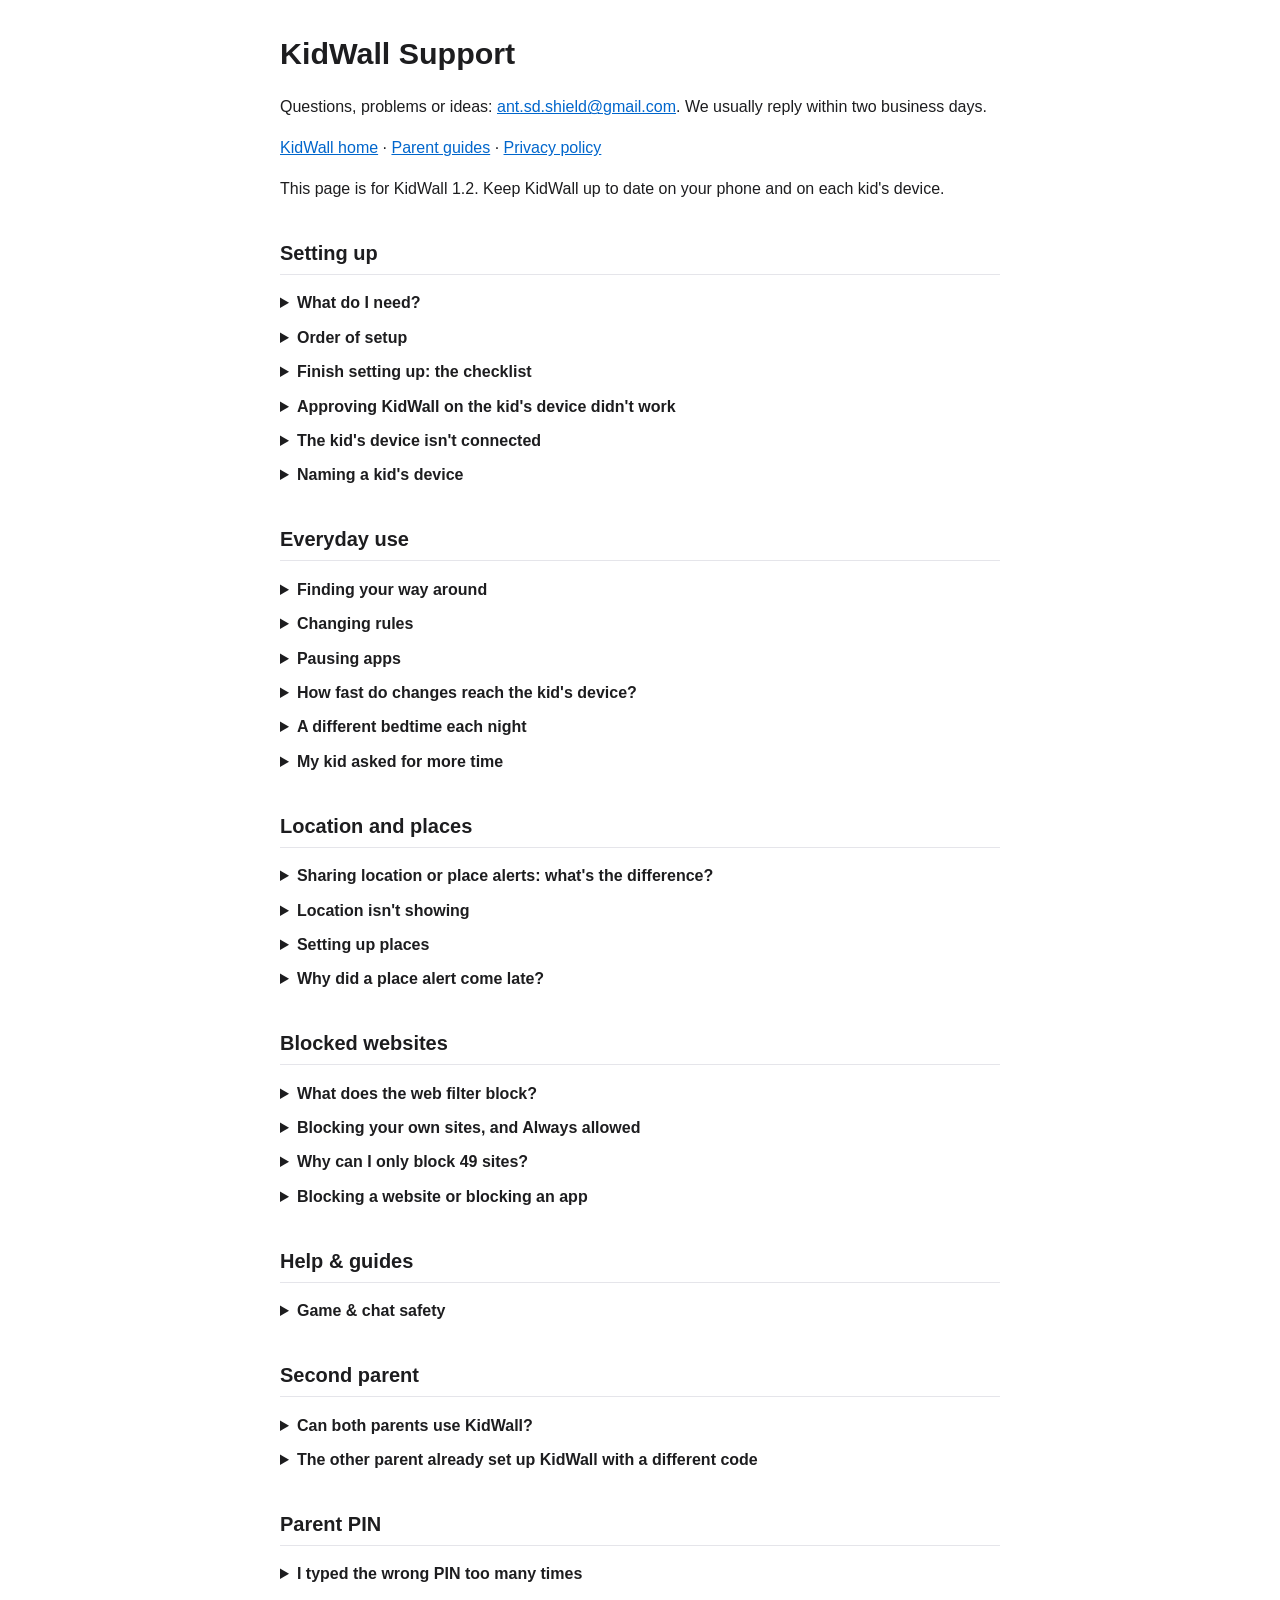
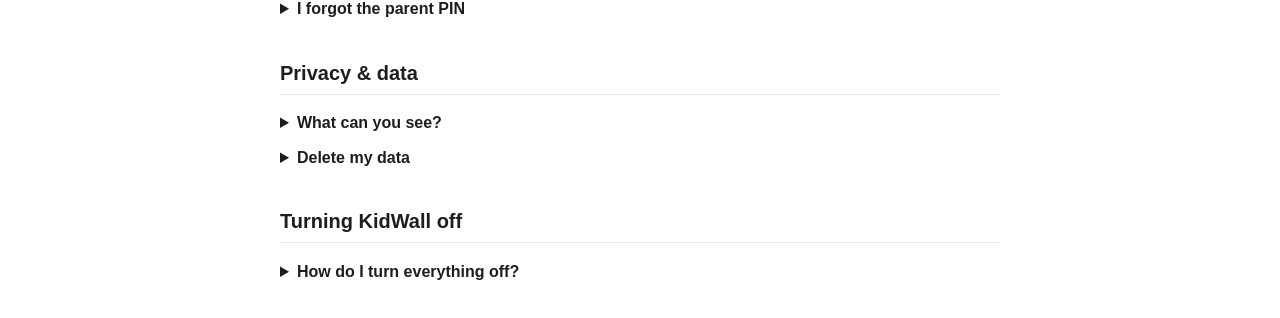
<file: support.html>
<!DOCTYPE html>
<html lang="en"><head><meta charset="utf-8">
<meta name="viewport" content="width=device-width, initial-scale=1">
<title>KidWall Support</title>
<style>
body{font-family:-apple-system,BlinkMacSystemFont,"Segoe UI",Helvetica,Arial,sans-serif;line-height:1.55;color:#1d1d1f;background:#fff;margin:0;padding:24px 16px}
main{max-width:720px;margin:0 auto}
h1{font-size:1.9rem;margin:.2em 0 .6em}h2{font-size:1.25rem;margin-top:1.8em;border-bottom:1px solid #e5e5ea;padding-bottom:.25em}
a{color:#0066cc}details{margin:.6em 0}summary{cursor:pointer;font-weight:600}
@media (prefers-color-scheme:dark){body{background:#111;color:#e8e8ed}h2{border-color:#333}a{color:#6cb4ff}}
</style></head><body><main>
<h1>KidWall Support</h1>
<p>Questions, problems or ideas: <a href="mailto:ant.sd.shield@gmail.com">ant.sd.shield@gmail.com</a>. We usually reply within two business days.</p>
<p><a href="./">KidWall home</a> · <a href="guides/">Parent guides</a> · <a href="privacy.html">Privacy policy</a></p>
<p>This page is for KidWall 1.2. Keep KidWall up to date on your phone and on each kid's device.</p>

<h2>Setting up</h2>
<details><summary>What do I need?</summary>
<ul>
<li>Your kid's iPhone or iPad with iOS 18 or later. It must be signed in with your kid's own <em>child</em> Apple Account in your Family Sharing group. Apple only allows parental-control apps on child accounts in a family. To make one, on your phone: Settings → Family → Add Member → Create Child Account. <a href="https://support.apple.com/en-us/102617">Apple's guide</a></li>
<li>Your own iPhone with iOS 18 or later, and your Apple Account password. You type it once on your kid's device to approve KidWall.</li>
<li>No other parental-control app approved on your kid's device. Apple allows only one.</li>
<li>KidWall Premium on your phone. It's free for a week, then you pay monthly or yearly. One subscription covers your Family Sharing group. Kid devices don't need it. If it ends, kid devices keep their rules, and you can still change them on the kid's device with the parent PIN.</li>
<li>Both devices online and signed in to iCloud, and about 10 minutes.</li>
</ul></details>

<details><summary>Order of setup</summary>
<p>Set up your phone first, then your kid's device. Keep your kid's device with you until you've set the parent PIN.</p>
<p>On your phone:</p>
<ol>
<li>Install KidWall and open it. Tap <strong>This is my phone</strong>. Read <strong>Before you start</strong> and tap <strong>I'm ready</strong>.</li>
<li>Start <strong>KidWall Premium</strong> with <strong>Start free week</strong>.</li>
<li>On <strong>Make sure alerts reach you</strong>, tap <strong>Continue</strong> and allow notifications, so you hear when your kid asks for more time.</li>
<li><strong>Add a kid's device</strong> shows your family code and its QR code. Leave it open. You can find it again on the <strong>Family</strong> tab.</li>
</ol>
<p>On your kid's device:</p>
<ol start="5">
<li>Install KidWall and open it. Tap <strong>This is my kid's iPhone or iPad</strong>, check the list on <strong>Before you start</strong>, and tap <strong>Let's go</strong>.</li>
<li><strong>Step 1 of 6 — Turn on parental controls</strong>: tap <strong>Continue</strong>. When Apple asks, type <em>your</em> Apple Account password, not your kid's.</li>
<li><strong>Step 2 of 6 — Starting rules</strong>: bedtime, the daily limit, websites and <strong>Stop workarounds</strong>. Change anything you like, then tap <strong>Next</strong>. You can change all of it later from your phone.</li>
<li><strong>Step 3 of 6 — Name and parent PIN</strong>: type your kid's first name. If you like, give the device a name, such as "school iPad": your phone then shows it as "Emma's school iPad". Choose a PIN of 4 to 8 digits and type it twice. Don't use the device passcode your kid knows. Tap <strong>Turn on rules</strong>: the starting rules turn on now.</li>
<li><strong>Step 4 of 6 — Connect to your phone</strong>: tap <strong>Scan the code on your phone</strong> and point the camera at your phone. Or type the code under <strong>Or type it</strong>. The device shows up on your phone within a minute.</li>
<li><strong>Step 5 of 6 — Pick apps</strong>: choose what's <strong>Always blocked</strong>, what counts toward the daily limit, and what's <strong>Still allowed at bedtime</strong>. The daily limit counts only the apps you pick here. You can tap <strong>Skip for now</strong>.</li>
<li><strong>Step 6 of 6 — Instant changes</strong>: tap <strong>Continue</strong> and allow notifications, so a pause or a new rule arrives right away.</li>
<li>The last screen shows what KidWall checked. Tap <strong>Done</strong> and hand the device to your kid.</li>
</ol>
<p>If you stop after setting the PIN, open KidWall on the kid's device, tap <strong>Parent settings</strong> and type the PIN: setup goes on where you left off.</p>
<p>Apple ties app picks to the device they're made on, so apps can only be picked on your kid's device (<strong>Parent settings</strong> → <strong>Always blocked</strong>, <strong>Daily limit</strong> or <strong>Bedtime</strong>). Everything else, like the daily limit's minutes, bedtime hours, websites, location and pausing, can be changed later from your phone.</p>
</details>

<details><summary>Finish setting up: the checklist</summary>
<p>On your phone, each kid's card on the <strong>Family</strong> tab shows <strong>Finish setup</strong> and how many steps are done until setup is complete. Tap it for the checklist. It shows what KidWall checked on the kid's device, what to do there, and Apple settings that keep KidWall working, like a Screen Time passcode, Ask to Buy and KidWall in Always Allowed. Tap a step to see how to do it or fix it. Don't need the reminder? Turn off <strong>Show on the home screen</strong> at the bottom of the checklist, or touch and hold <strong>Finish setup</strong> and tap <strong>Hide</strong>.</p>
<p>On the kid's device, <strong>Parent settings</strong> starts with <strong>Setup on this device</strong>. It checks each step there (parental controls, connected to your phone, notifications and so on) and helps you fix anything that's off. Once everything is done it folds to <strong>Setup complete</strong>.</p>
</details>

<details><summary>Approving KidWall on the kid's device didn't work</summary>
<p>KidWall says what went wrong on Step 1, above the <strong>Continue</strong> button.</p>
<ul>
<li>"This device isn't signed in with a child account in your Family Sharing." The name at the top of Settings on that device should be your kid's. To make a child account, on your phone: Settings → Family → Add Member → Create Child Account. If it's actually your own phone, tap <strong>This is my phone, go back</strong>.</li>
<li>"Another parental-control app is already approved here, and Apple allows only one." Remove the other app in Settings → Screen Time → Apps with Screen Time Access, then tap <strong>Continue</strong>.</li>
<li>"Connect to Wi-Fi and tap Continue." Apple's approval needs the device to be online.</li>
<li>"This device has restrictions that block parental-control apps, such as a school or work management profile." KidWall can't be turned on there. Use a device your family manages.</li>
<li>"No problem. Tap Continue when you're ready." The password prompt was closed. Tap <strong>Continue</strong> to try again.</li>
<li>"Apple couldn't turn on parental controls on this device." Check that it's online and signed in with your kid's own Apple Account, then tap <strong>Continue</strong>.</li>
</ul>
<p>Chose <strong>This is my kid's iPhone or iPad</strong> on your own phone by mistake? Tap <strong>This is my phone, not my kid's</strong>, then <strong>Go back</strong>. This works only until KidWall is approved. On a kid's device that shows the KidWall Premium screen, tap <strong>This is my kid's device, not mine</strong>.</p>
<p>If your phone later says parental controls are off on a device, open KidWall on that device and tap <strong>Continue</strong> to turn them back on.</p>
</details>

<details><summary>The kid's device isn't connected</summary>
<p>On the kid's device, open <strong>Parent settings</strong> → <strong>Connect to parent's phone</strong>. It says what's wrong:</p>
<ul>
<li>"Saved the code, but couldn't reach iCloud yet." Check Wi-Fi and tap <strong>Try again</strong>.</li>
<li>"This device isn't signed in to iCloud." Open Settings, sign in with your kid's Apple Account, and turn on KidWall under iCloud → Saved to iCloud. While <strong>Lock passcode &amp; account changes</strong> is on, iOS won't let anyone sign in. Turn it off first under <strong>Parent settings</strong> → <strong>Stop workarounds</strong>, and turn it back on afterwards.</li>
</ul>
<p>Codes look like ABCDE-FGHIJ-KLMNO-PQRST: 20 letters and numbers. Scanning the QR code avoids typos. Your code is on your phone under <strong>Add a kid's device</strong>, or <strong>More</strong> → <strong>Family code</strong>.</p>
</details>

<details><summary>Naming a kid's device</summary>
<p>A device name helps when a kid has more than one device. Give it one in Step 3 of setup, or later on the kid's device: <strong>Parent settings</strong> → <strong>Device name</strong>. Up to 24 characters, such as "school iPad". Your phone then shows "Emma's school iPad". Leave it empty to use the kid's name and the kind of device.</p>
</details>

<h2>Everyday use</h2>
<details><summary>Finding your way around</summary>
<p>KidWall on your phone has four tabs:</p>
<ul>
<li><strong>Family</strong>: a card for each kid's device, with what's going on now (<strong>Apps open</strong>, <strong>Paused</strong>, <strong>Bedtime until</strong>…, <strong>Limit reached</strong>, <strong>Extra time until</strong>…), and <strong>Pause</strong> and <strong>Extra time</strong> buttons. Requests for more time show at the top. Tap a card for your kid's page. Pull down to refresh.</li>
<li><strong>Places</strong>: the places you get arrive and leave alerts for.</li>
<li><strong>Activity</strong>: recent alerts, by day. Tap a kid's name at the top to see only theirs.</li>
<li><strong>More</strong>: <strong>Add a kid's device</strong>, <strong>Family code</strong>, <strong>Help &amp; guides</strong>, <strong>Privacy &amp; your data</strong> and your subscription.</li>
</ul>
<p>Your kid's page has four buttons: <strong>Pause</strong> (or <strong>Resume</strong>), <strong>Extra time</strong>, <strong>Locate</strong> and <strong>Rules</strong>. Under <strong>Today</strong> it shows bedtime, the daily limit, websites and location; tap one to change it. While the device shares its location, <strong>Location</strong> takes you to the map instead.</p>
</details>

<details><summary>Changing rules</summary>
<p>On your kid's page, tap <strong>Rules</strong>. The list shows each rule in one line: <strong>Daily limit</strong>, <strong>Bedtime</strong>, <strong>Websites</strong>, <strong>Stop workarounds</strong>, <strong>Location</strong>, <strong>Alerts</strong> and <strong>Name</strong>. Tap one to change it on its own page, then go back and tap <strong>Save</strong>. <strong>Cancel</strong> asks before throwing changes away.</p>
<p>When the kid's device has your changes, its page says "Emma's iPhone has your new rules." Until then it says it's waiting.</p>
<p>On the kid's device, <strong>Parent settings</strong> → <strong>Rules on this device</strong> has the same rules. Changes saved on your phone replace them, except the apps picked.</p>
</details>

<details><summary>Pausing apps</summary>
<p>Tap <strong>Pause</strong> on your kid's card, then <strong>Pause all apps</strong>, or tap <strong>Pause</strong> on your kid's page. Apps stay paused until you tap <strong>Resume</strong>. Apps allowed at bedtime still work while paused. Your phone tells you when the device is paused, or asks you to send it again if it couldn't check.</p>
</details>

<details><summary>How fast do changes reach the kid's device?</summary>
<p>Usually within a minute. Your phone sends each change to the kid's device as a notification, so keep KidWall's notifications allowed there. <strong>Setup on this device</strong> in the kid's <strong>Parent settings</strong> shows if they're off.</p>
<p>If a change doesn't get through (weak signal, notifications off), the kid's device checks in about every 8 minutes and catches up then. It has to be switched on and online. On the kid's device, <strong>Parent settings</strong> → <strong>Troubleshooting</strong> → <strong>Sync now</strong> fetches changes straight away.</p>
<p>Rule changes always catch up. Anything else you send (<strong>Pause</strong>, <strong>Resume</strong>, extra time, <strong>Locate now</strong>) that doesn't reach the device within 6 hours is dropped, so send it again once the device is back online. Extra time counts from when you send it, so if it reaches the device late, your kid gets only the minutes that are left, or none.</p>
<p>If a card says <strong>Not sure</strong>, the device hasn't checked in for a while. It may be off or offline.</p>
</details>

<details><summary>A different bedtime each night</summary>
<p>On your phone: your kid's page → <strong>Rules</strong> → <strong>Bedtime</strong>. Keep the switch on and choose <strong>Every night</strong> or <strong>Each night</strong>. Then go back and tap <strong>Save</strong>. Or on the kid's device: <strong>Parent settings</strong> → <strong>Bedtime</strong>.</p>
<ul>
<li><strong>Every night</strong> uses the same <strong>Starts</strong> and <strong>Ends</strong> times every night.</li>
<li><strong>Each night</strong> lists the seven nights. Each night has its own switch and its own times, like a later bedtime on Friday and Saturday. Turn a night's switch off for no bedtime that night.</li>
</ul>
<p>Each night starts on the day shown and runs into the next morning. Friday means Friday night into Saturday morning. So a Friday bedtime that starts after midnight, like 12:30 AM, starts early on Saturday.</p>
<p>Switching back to <strong>Every night</strong> keeps your nights for next time. Your kid's KidWall home screen shows tonight's bedtime.</p>
<p>A kid's device with KidWall older than 1.1.1 uses the Every night times. Your phone says so and shows <strong>Every night starts</strong> and <strong>Every night ends</strong>, so you can still set those.</p>
</details>

<details><summary>My kid asked for more time</summary>
<p>When your kid opens a blocked app, the block screen has an <strong>Ask for more time</strong> button. Tapping it sends your phone a notification, and a card at the top of the <strong>Family</strong> tab says your kid asks for more time. Tap <strong>+15 min</strong>, <strong>+30</strong>, <strong>+60</strong> or <strong>No</strong>. The same card is on your kid's page.</p>
<p>You can also give time without being asked: tap <strong>Extra time</strong> on the card or your kid's page and pick the minutes. Extra time lasts that many minutes, so give it once the daily limit is used up or bedtime has started. Or, on your kid's page, tap <strong>Reset today's daily limit</strong>.</p>
<p>For those minutes, extra time lifts both the daily limit and bedtime. It doesn't unblock apps or sites under <strong>Always blocked</strong>, and it doesn't end a pause. To end a pause, tap <strong>Resume</strong>. While it's on, the card shows <strong>Extra time until</strong> and the time it ends.</p>
<p>When the minutes run out at bedtime, bedtime comes back on until it ends. If extra time is still running when bedtime starts, bedtime starts once the extra time is over.</p>
</details>

<h2>Location and places</h2>
<details><summary>Sharing location or place alerts: what's the difference?</summary>
<p>They're separate, and both are off until you turn them on for a device.</p>
<ul>
<li><strong>Share device location</strong> shows where the kid's device is on a map on your phone. Open your kid's page to see it, or tap <strong>Locate</strong> for a fresh location.</li>
<li><strong>Place alerts (arrive &amp; leave)</strong> send you an alert when the device arrives at or leaves a place you set up, like home or school. They work without sharing the location on your map.</li>
</ul>
<p>To turn either one on, on your phone: your kid's page → <strong>Rules</strong> → <strong>Location</strong>, then go back and tap <strong>Save</strong>. Your kid can see on their KidWall home screen when their location is shared, and which places you get alerts about.</p>
</details>

<details><summary>Location isn't showing</summary>
<p>KidWall needs <strong>Always</strong> location permission on the kid's device. On the kid's device: <strong>Parent settings</strong> → <strong>Connect to parent's phone</strong> → <strong>Location permission</strong>. Allow "While Using", then tap the row again and choose "Change to Always Allow". If iOS has asked before, Settings opens instead: tap Location, then Always.</p>
<p>To stop your kid changing it, on your phone: Settings → Family → [kid] → Screen Time → Content &amp; Privacy → Location Services → Don't Allow Changes. If the row says <strong>Restricted by Screen Time</strong>, set that to Allow Changes first, choose Always, then lock it again.</p>
</details>

<details><summary>Setting up places</summary>
<p>On your phone, open the <strong>Places</strong> tab and tap <strong>Add a place</strong>. Search for an address or tap the map. Or stand at the spot and tap <strong>Use my location</strong>: KidWall reads your phone's location once to drop the pin. Give the place a name and a <strong>Size</strong> (200 m, about 650 ft, or more is most reliable). Turn on <strong>Arrive</strong>, <strong>Leave</strong> or both, tick the devices under <strong>Watch on</strong>, and tap <strong>Save</strong>. Saving a new place turns on place alerts for the devices you ticked. Each device can watch up to 18 places.</p>
<p>On the kid's device, place alerts need <strong>Always</strong> location, <strong>Precise location</strong> on, and KidWall opened once after changing them. Low Power Mode and turning off Background App Refresh pause place alerts. Your phone shows that as a warning. To stop your kid turning off Background App Refresh: Screen Time → Content &amp; Privacy → Background App Activities → Don't Allow Changes. Low Power Mode can't be locked.</p>
</details>

<details><summary>Why did a place alert come late?</summary>
<p>Alerts usually arrive within a few minutes, but they can be late or missed. That happens in Low Power Mode, without a network, or on an iPad without cellular away from Wi-Fi. Alerts also come a short distance past the edge of a place, not right at it. Don't rely on place alerts or the location map in an emergency.</p>
</details>

<h2>Blocked websites</h2>
<details><summary>What does the web filter block?</summary>
<p>On your phone: your kid's page → <strong>Rules</strong> → <strong>Websites</strong>. Or on the kid's device: <strong>Parent settings</strong> → <strong>Websites</strong>. It works in Safari and in apps that show web pages.</p>
<ul>
<li>The first switch turns on Apple's website filter, the same one Screen Time uses, for websites that aren't safe for kids.</li>
<li>The social media switch blocks a built-in list of 17 social media websites.</li>
<li><strong>Block other unsafe sites</strong> blocks a built-in list of 20 more websites that aren't safe for kids. It's on by default.</li>
<li><strong>Hide other browsers</strong> hides browsers like Chrome and Firefox, so your kid can't use them to get around the filter.</li>
</ul>
<p>Tap <strong>See the 17 sites</strong> or <strong>See the 20 sites</strong> to see every site on a list. Each site has its own switch. Turn one off to stop blocking just that site.</p>
</details>

<details><summary>Blocking your own sites, and Always allowed</summary>
<p>Under <strong>Sites you blocked</strong>, type a website address and tap <strong>Add</strong>. Tap a site to change it, or tap the red minus to remove it.</p>
<p>Under <strong>Always allowed</strong>, add sites Apple's filter blocks by mistake, like a school site. An always-allowed site works even if it's on a list above. Always allowed is used only while Apple's filter is on.</p>
<p>On your phone, go back to the rules list and tap <strong>Save</strong> to send your changes to the kid's device.</p>
</details>

<details><summary>Why can I only block 49 sites?</summary>
<p>Apple's web filter takes no more than 50 sites, so KidWall stops one short. Over 50, Apple's filter may block none of them. The 49 include the built-in lists. With both lists fully on, that's 37 sites, which leaves room for 12 of your own. To make room, turn off built-in sites you don't need, or remove some of yours. Always allowed has its own limit of 49.</p>
<p>If a device ever goes over the limit, the Websites page names the sites that aren't blocked.</p>
</details>

<details><summary>Blocking a website or blocking an app</summary>
<p>The web filter blocks websites, not apps. Blocking a website doesn't block the same company's app. To block an app, pick it on your kid's device: <strong>Parent settings</strong> → <strong>Always blocked</strong> → <strong>Apps, categories &amp; sites</strong>. Apple ties app picks to the device they're made on, so you can't do this from your phone.</p>
</details>

<h2>Help &amp; guides</h2>
<details><summary>Game &amp; chat safety</summary>
<p>On your phone: <strong>More</strong> → <strong>Help &amp; guides</strong> → <strong>Game &amp; chat safety</strong>. There are guides for popular games and apps. Each one says what the game or app lets kids do, and where its own parent controls are.</p>
<p>KidWall can't read chats in any app, and no iPhone app can read chats inside another app. KidWall can block a game or app, or count it toward the daily limit. The game's own controls choose who your kid can talk to.</p>
<p><strong>Help &amp; guides</strong> also has <strong>What KidWall can and can't do</strong>, <strong>How KidWall works</strong>, the Apple settings that keep KidWall working, and <strong>Something's not working</strong> for common problems. On the kid's device, <strong>Parent settings</strong> → <strong>Help</strong> has the same guides; <strong>Something's not working</strong> is on your phone.</p>
</details>

<h2>Second parent</h2>
<details><summary>Can both parents use KidWall?</summary>
<p>Yes. Both phones use the same family code, and see the same kids, places and alerts. One KidWall Premium subscription covers your Family Sharing group.</p>
<p>On the other parent's iPhone: install KidWall and tap <strong>Other parent uses KidWall? Join with their code</strong>. Tap <strong>Scan the code on the other parent's phone</strong> and point it at your phone's <strong>More</strong> → <strong>Family code</strong> → <strong>Show QR code</strong>, or type the code and tap <strong>Join</strong>.</p>
<p>Anyone with this code can see alerts and change rules, so treat it like a password. Share it only with the other parent.</p>
</details>

<details><summary>The other parent already set up KidWall with a different code</summary>
<p>On the phone that should switch: <strong>More</strong> → <strong>Family code</strong> → <strong>Join the other parent's code…</strong>. Scan the code (it joins straight away), or type it and tap <strong>Join</strong>.</p>
<p>Switching only changes which family this phone sees. Nothing is deleted, and you can switch back under <strong>Go back to an earlier code</strong>. Kid devices stay on the code they were paired with. To move one, on that device: <strong>Parent settings</strong> → <strong>Connect to parent's phone</strong> → <strong>Unpair &amp; delete this device's iCloud data</strong>, then connect again with the new code. Unpairing turns location sharing off and removes the device's places, so set those up again afterwards if you use them.</p>
</details>

<h2>Parent PIN</h2>
<details><summary>I typed the wrong PIN too many times</summary>
<p>The parent PIN protects <strong>Parent settings</strong> on the kid's device. Tap <strong>Parent settings</strong> at the bottom of the kid's KidWall home screen, type the PIN on the keypad and tap <strong>Unlock</strong>. The first 4 wrong tries in a row don't lock anything. After the 5th, KidWall makes you wait 1 minute before the next try. Each wrong try after that makes you wait longer: 5 minutes, then 15, then 60 minutes every time. The screen says "Too many wrong tries" and how many minutes are left. Closing KidWall doesn't end the wait. The right PIN resets the count.</p>
</details>

<details><summary>I forgot the parent PIN</summary>
<p>KidWall can't reset the PIN from your phone, and we can't either: KidWall keeps only a scrambled version of it, on the kid's device. Write it down somewhere your kid won't find it.</p>
<p>Without the PIN, you can still change rules, pause apps and give extra time from your phone. If you've lost it, email us and we'll help.</p>
<p>To change a PIN you know, on the kid's device: <strong>Parent settings</strong> → <strong>Change parent PIN</strong>.</p>
</details>

<h2>Privacy &amp; data</h2>
<details><summary>What can you see?</summary>
<p>Nothing of your family's data. What your phones share goes through iCloud, encrypted with a key made from your family code before it leaves the phone. Without the code it's unreadable, to us and to Apple. If you add an ntfy address under <strong>Alerts</strong>, those alerts go to that service as plain text, without KidWall's encryption. iCloud can see when something was saved and a few plain details, like that a pause or extra time was sent and how many minutes. It can't see names, device names, rules, places, locations or what an alert says.</p>
<p>KidWall doesn't read messages or chats in any app, and it doesn't keep a history of the apps or websites your kid uses. An alert names an app or website only when your kid hits a block or asks for more time. Details are in the <a href="privacy.html">privacy policy</a>.</p>
</details>

<details><summary>Delete my data</summary>
<ul>
<li>On the kid's device: <strong>Parent settings</strong> → <strong>Connect to parent's phone</strong> → <strong>Unpair &amp; delete this device's iCloud data</strong>. This deletes what that device stored in iCloud and turns location sharing off. It works without KidWall Premium.</li>
<li>On your phone, for one device: your kid's page → <strong>Remove this device &amp; delete its data</strong>. If KidWall is still set up on that device, it shows up again the next time it checks in, so unpair it there first.</li>
<li>On your phone, for everything: <strong>More</strong> → <strong>Privacy &amp; your data</strong> → <strong>Delete all family data &amp; new family code</strong>. This deletes every device, rule, location and alert for your family, and makes a new code. Unpair the kid devices first: a device that's still paired keeps sending under the old code. If the other parent's phone uses the old code, switch it to the new one.</li>
<li>Deleting KidWall from a device removes everything it stored on that device.</li>
</ul>
<p>The two options on your phone need KidWall Premium. Without it, your phone shows only the subscription screen, but unpairing on the kid's device still works.</p>
</details>

<h2>Turning KidWall off</h2>
<details><summary>How do I turn everything off?</summary>
<p>On the kid's device, open <strong>Parent settings</strong> → <strong>Turn off KidWall</strong>. <strong>Remove all restrictions</strong> turns everything off on that device, so KidWall can be deleted. It doesn't delete your rules. Rules come back when you tap <strong>Lock</strong>, open one of the rule pages there and leave it, open KidWall again, or save new rules for that device on your phone. While the device is paired, its next check-in can turn blocks back on too. So unpair first, and do it last.</p>
<p>To remove KidWall from a kid's device:</p>
<ol>
<li>On the kid's device: <strong>Parent settings</strong> → <strong>Connect to parent's phone</strong> → <strong>Unpair &amp; delete this device's iCloud data</strong>. Then go back to <strong>Parent settings</strong>.</li>
<li>Tap <strong>Turn off KidWall</strong> → <strong>Remove all restrictions</strong>. Don't tap <strong>Lock</strong>.</li>
<li>Go to the Home Screen and delete KidWall. Because you approved KidWall during setup, iOS asks for your Apple Account password.</li>
</ol>
<p>Deleting KidWall doesn't cancel KidWall Premium. To cancel, on your phone: Settings → your name → Subscriptions.</p>
</details>
</main></body></html>
</file>
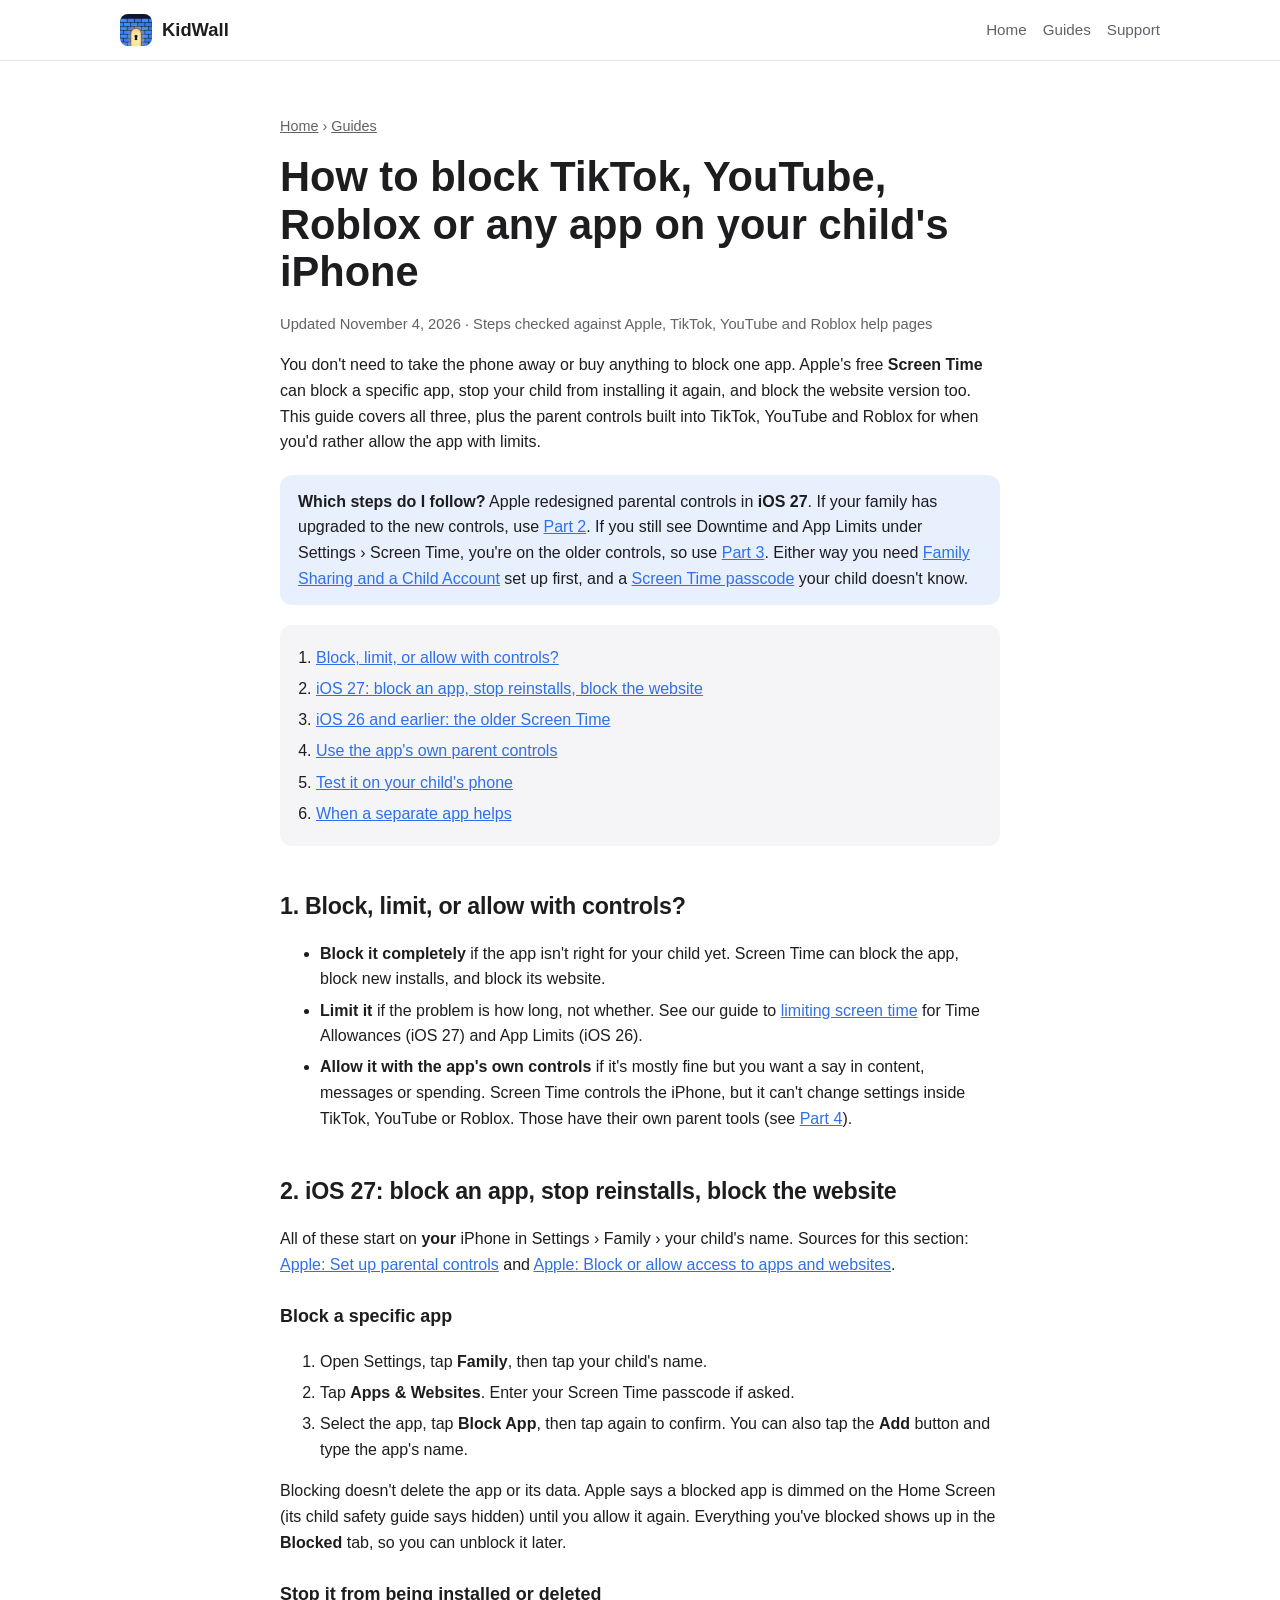
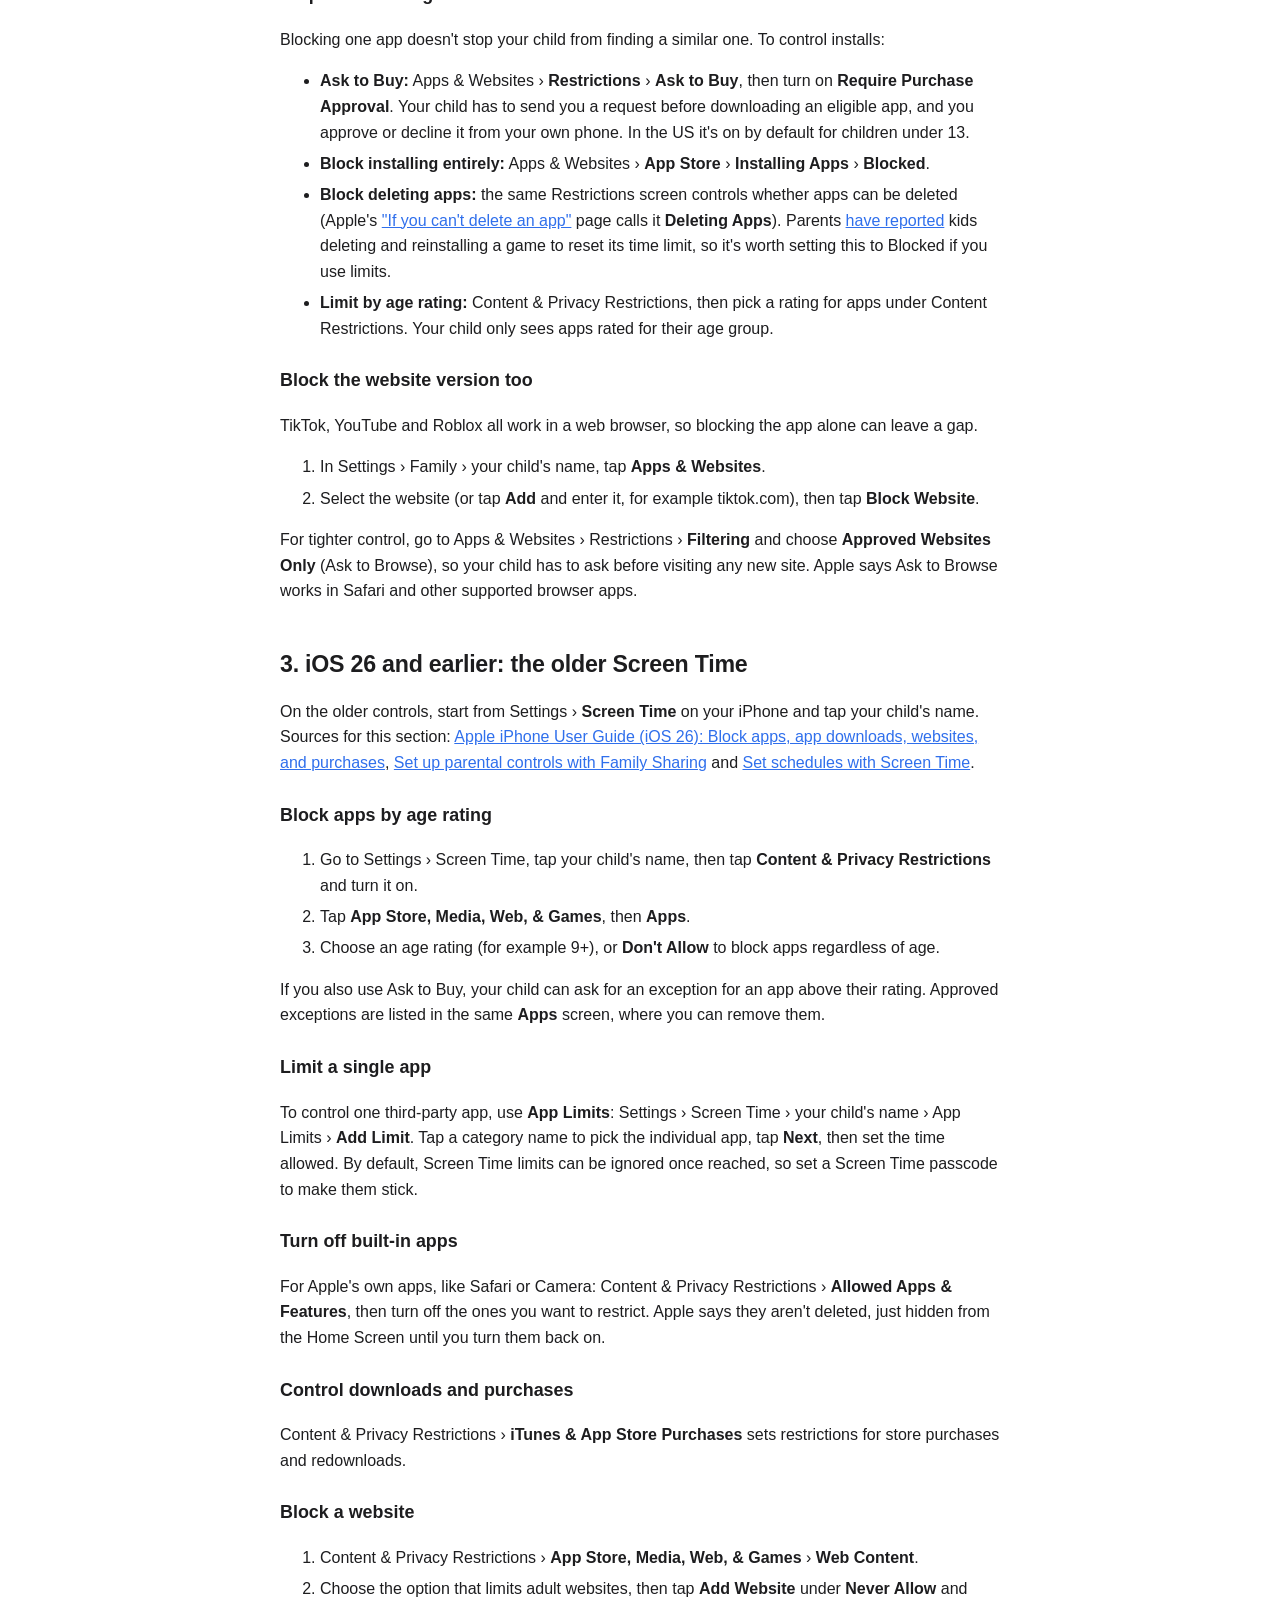
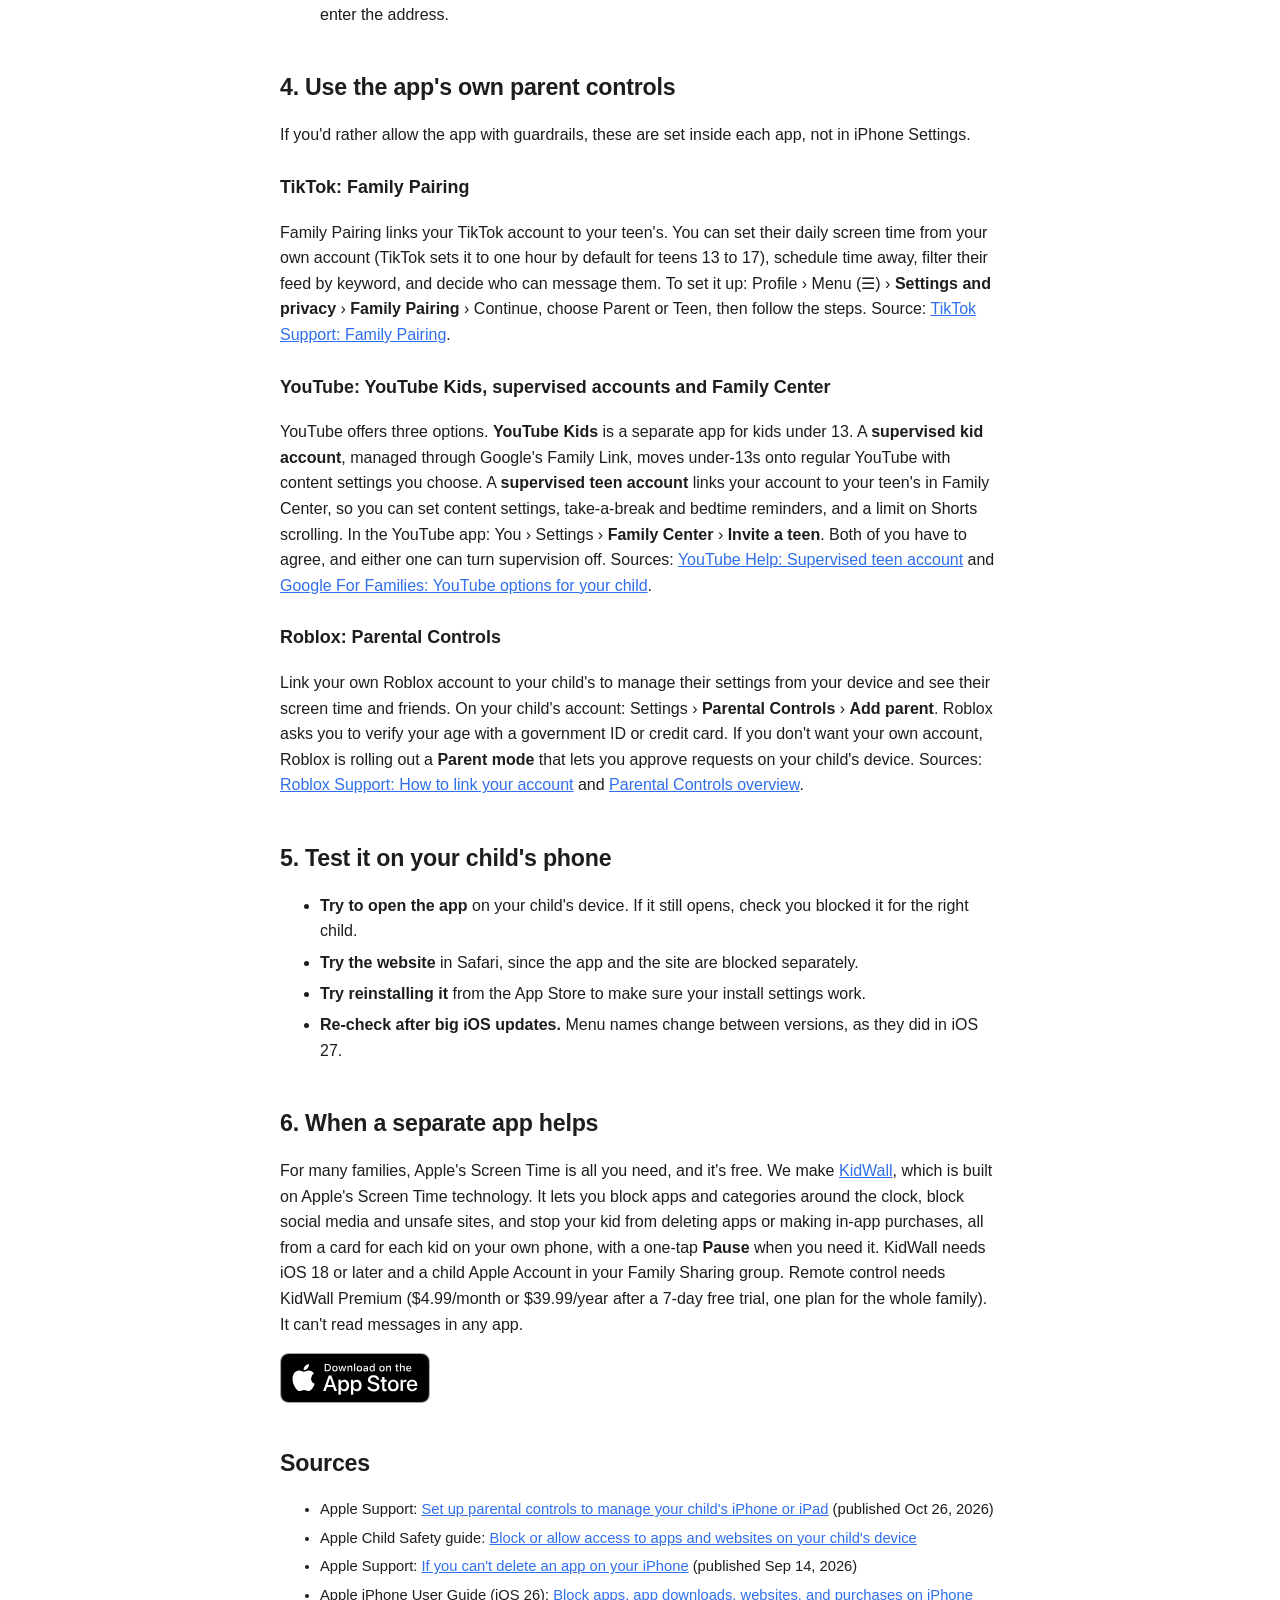
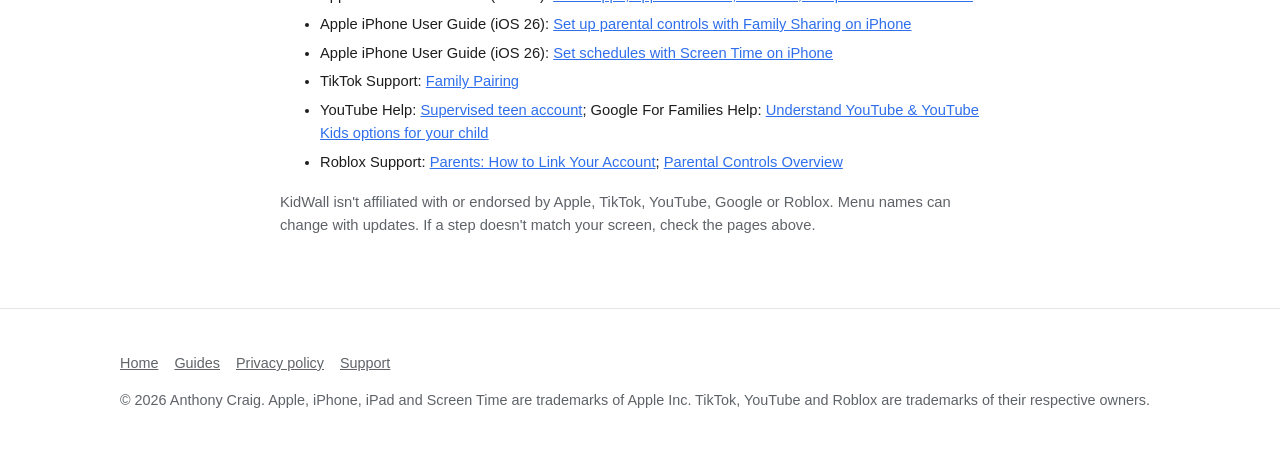
<file: guides/how-to-block-apps-on-childs-iphone.html>
<!DOCTYPE html>
<html lang="en">
<head>
<meta charset="utf-8">
<meta name="viewport" content="width=device-width, initial-scale=1">
<title>How to Block TikTok, YouTube, Roblox or Any App on Your Child's iPhone | KidWall</title>
<meta name="description" content="Step-by-step: block a specific app like TikTok, YouTube or Roblox on your child's iPhone with Apple's built-in Screen Time, stop it from being reinstalled, block the website version, and use each app's own parent controls.">
<link rel="canonical" href="https://antlantis.github.io/kidwall-site/guides/how-to-block-apps-on-childs-iphone.html">
<meta property="og:type" content="article">
<meta property="og:site_name" content="KidWall">
<meta property="og:title" content="How to block TikTok, YouTube, Roblox or any app on your child's iPhone">
<meta property="og:description" content="Apple's built-in Screen Time, step by step: block an app, stop reinstalls, block the website, and set up the app's own parent controls. For iOS 27 and iOS 26.">
<meta property="og:url" content="https://antlantis.github.io/kidwall-site/guides/how-to-block-apps-on-childs-iphone.html">
<meta property="og:image" content="https://antlantis.github.io/kidwall-site/assets/icon-512.jpg">
<meta name="twitter:card" content="summary">
<link rel="icon" type="image/png" href="../assets/favicon.png">
<link rel="apple-touch-icon" href="../assets/apple-touch-icon.png">
<link rel="stylesheet" href="../assets/style.css">
<script type="application/ld+json">
{
  "@context": "https://schema.org",
  "@type": "Article",
  "headline": "How to block TikTok, YouTube, Roblox or any app on your child's iPhone",
  "description": "Step-by-step: block a specific app on your child's iPhone with Apple's built-in Screen Time, stop it from being reinstalled, block the website version, and use each app's own parent controls, for iOS 27 and iOS 26.",
  "datePublished": "2026-11-04",
  "dateModified": "2026-11-05",
  "author": {"@type": "Person", "name": "Anthony Craig"},
  "publisher": {"@type": "Organization", "name": "KidWall", "logo": {"@type": "ImageObject", "url": "https://antlantis.github.io/kidwall-site/assets/icon-512.jpg"}},
  "image": "https://antlantis.github.io/kidwall-site/assets/icon-512.jpg",
  "mainEntityOfPage": "https://antlantis.github.io/kidwall-site/guides/how-to-block-apps-on-childs-iphone.html",
  "inLanguage": "en"
}
</script>
</head>
<body>
<a class="skip" href="#main">Skip to content</a>
<header class="site"><div class="wrap">
  <a class="brand" href="../"><img src="../assets/icon-512.jpg" alt="" width="32" height="32">KidWall</a>
  <nav class="top" aria-label="Main"><a href="../">Home</a><a href="./">Guides</a><a href="../support.html">Support</a></nav>
</div></header>

<main id="main">
<article class="guide">
  <p class="crumbs"><a href="../">Home</a> › <a href="./">Guides</a></p>
  <h1>How to block TikTok, YouTube, Roblox or any app on your child's iPhone</h1>
  <p class="meta">Updated November 4, 2026 · Steps checked against Apple, TikTok, YouTube and Roblox help pages</p>

  <p>You don't need to take the phone away or buy anything to block one app. Apple's free <strong>Screen Time</strong> can block a specific app, stop your child from installing it again, and block the website version too. This guide covers all three, plus the parent controls built into TikTok, YouTube and Roblox for when you'd rather allow the app with limits.</p>

  <div class="note"><strong>Which steps do I follow?</strong> Apple redesigned parental controls in <strong>iOS 27</strong>. If your family has upgraded to the new controls, use <a href="#ios27">Part 2</a>. If you still see Downtime and App Limits under Settings › Screen Time, you're on the older controls, so use <a href="#ios26">Part 3</a>. Either way you need <a href="how-to-limit-screen-time-on-iphone.html#before">Family Sharing and a Child Account</a> set up first, and a <a href="how-to-limit-screen-time-on-iphone.html#passcode">Screen Time passcode</a> your child doesn't know.</div>

  <ol class="toc">
    <li><a href="#plan">Block, limit, or allow with controls?</a></li>
    <li><a href="#ios27">iOS 27: block an app, stop reinstalls, block the website</a></li>
    <li><a href="#ios26">iOS 26 and earlier: the older Screen Time</a></li>
    <li><a href="#inapp">Use the app's own parent controls</a></li>
    <li><a href="#test">Test it on your child's phone</a></li>
    <li><a href="#kidwall">When a separate app helps</a></li>
  </ol>

  <h2 id="plan">1. Block, limit, or allow with controls?</h2>
  <ul>
    <li><strong>Block it completely</strong> if the app isn't right for your child yet. Screen Time can block the app, block new installs, and block its website.</li>
    <li><strong>Limit it</strong> if the problem is how long, not whether. See our guide to <a href="how-to-limit-screen-time-on-iphone.html">limiting screen time</a> for Time Allowances (iOS 27) and App Limits (iOS 26).</li>
    <li><strong>Allow it with the app's own controls</strong> if it's mostly fine but you want a say in content, messages or spending. Screen Time controls the iPhone, but it can't change settings inside TikTok, YouTube or Roblox. Those have their own parent tools (see <a href="#inapp">Part 4</a>).</li>
  </ul>

  <h2 id="ios27">2. iOS 27: block an app, stop reinstalls, block the website</h2>
  <p>All of these start on <strong>your</strong> iPhone in Settings › Family › your child's name. Sources for this section: <a href="https://support.apple.com/en-us/105121">Apple: Set up parental controls</a> and <a href="https://support.apple.com/guide/child-safety/block-or-allow-access-to-apps-and-websites-jymj24zqwaek/web">Apple: Block or allow access to apps and websites</a>.</p>

  <h3>Block a specific app</h3>
  <ol>
    <li>Open Settings, tap <strong>Family</strong>, then tap your child's name.</li>
    <li>Tap <strong>Apps &amp; Websites</strong>. Enter your Screen Time passcode if asked.</li>
    <li>Select the app, tap <strong>Block App</strong>, then tap again to confirm. You can also tap the <strong>Add</strong> button and type the app's name.</li>
  </ol>
  <p>Blocking doesn't delete the app or its data. Apple says a blocked app is dimmed on the Home Screen (its child safety guide says hidden) until you allow it again. Everything you've blocked shows up in the <strong>Blocked</strong> tab, so you can unblock it later.</p>

  <h3>Stop it from being installed or deleted</h3>
  <p>Blocking one app doesn't stop your child from finding a similar one. To control installs:</p>
  <ul>
    <li><strong>Ask to Buy:</strong> Apps &amp; Websites › <strong>Restrictions</strong> › <strong>Ask to Buy</strong>, then turn on <strong>Require Purchase Approval</strong>. Your child has to send you a request before downloading an eligible app, and you approve or decline it from your own phone. In the US it's on by default for children under 13.</li>
    <li><strong>Block installing entirely:</strong> Apps &amp; Websites › <strong>App Store</strong> › <strong>Installing Apps</strong> › <strong>Blocked</strong>.</li>
    <li><strong>Block deleting apps:</strong> the same Restrictions screen controls whether apps can be deleted (Apple's <a href="https://support.apple.com/en-us/126807">"If you can't delete an app"</a> page calls it <strong>Deleting Apps</strong>). Parents <a href="https://www.reddit.com/r/parentalcontrols/comments/1vyivrj/my_9yearold_was_beating_screen_time_by_deleting/">have reported</a> kids deleting and reinstalling a game to reset its time limit, so it's worth setting this to Blocked if you use limits.</li>
    <li><strong>Limit by age rating:</strong> Content &amp; Privacy Restrictions, then pick a rating for apps under Content Restrictions. Your child only sees apps rated for their age group.</li>
  </ul>

  <h3>Block the website version too</h3>
  <p>TikTok, YouTube and Roblox all work in a web browser, so blocking the app alone can leave a gap.</p>
  <ol>
    <li>In Settings › Family › your child's name, tap <strong>Apps &amp; Websites</strong>.</li>
    <li>Select the website (or tap <strong>Add</strong> and enter it, for example tiktok.com), then tap <strong>Block Website</strong>.</li>
  </ol>
  <p>For tighter control, go to Apps &amp; Websites › Restrictions › <strong>Filtering</strong> and choose <strong>Approved Websites Only</strong> (Ask to Browse), so your child has to ask before visiting any new site. Apple says Ask to Browse works in Safari and other supported browser apps.</p>

  <h2 id="ios26">3. iOS 26 and earlier: the older Screen Time</h2>
  <p>On the older controls, start from Settings › <strong>Screen Time</strong> on your iPhone and tap your child's name. Sources for this section: <a href="https://support.apple.com/guide/iphone/block-apps-app-downloads-websites-purchases-iph3ff83f3b1/26/ios/26">Apple iPhone User Guide (iOS 26): Block apps, app downloads, websites, and purchases</a>, <a href="https://support.apple.com/guide/iphone/iph00ba7d632/26/ios/26">Set up parental controls with Family Sharing</a> and <a href="https://support.apple.com/guide/iphone/set-schedules-with-screen-time-iphb0c7313c9/26/ios/26">Set schedules with Screen Time</a>.</p>

  <h3>Block apps by age rating</h3>
  <ol>
    <li>Go to Settings › Screen Time, tap your child's name, then tap <strong>Content &amp; Privacy Restrictions</strong> and turn it on.</li>
    <li>Tap <strong>App Store, Media, Web, &amp; Games</strong>, then <strong>Apps</strong>.</li>
    <li>Choose an age rating (for example 9+), or <strong>Don't Allow</strong> to block apps regardless of age.</li>
  </ol>
  <p>If you also use Ask to Buy, your child can ask for an exception for an app above their rating. Approved exceptions are listed in the same <strong>Apps</strong> screen, where you can remove them.</p>

  <h3>Limit a single app</h3>
  <p>To control one third-party app, use <strong>App Limits</strong>: Settings › Screen Time › your child's name › App Limits › <strong>Add Limit</strong>. Tap a category name to pick the individual app, tap <strong>Next</strong>, then set the time allowed. By default, Screen Time limits can be ignored once reached, so set a Screen Time passcode to make them stick.</p>

  <h3>Turn off built-in apps</h3>
  <p>For Apple's own apps, like Safari or Camera: Content &amp; Privacy Restrictions › <strong>Allowed Apps &amp; Features</strong>, then turn off the ones you want to restrict. Apple says they aren't deleted, just hidden from the Home Screen until you turn them back on.</p>

  <h3>Control downloads and purchases</h3>
  <p>Content &amp; Privacy Restrictions › <strong>iTunes &amp; App Store Purchases</strong> sets restrictions for store purchases and redownloads.</p>

  <h3>Block a website</h3>
  <ol>
    <li>Content &amp; Privacy Restrictions › <strong>App Store, Media, Web, &amp; Games</strong> › <strong>Web Content</strong>.</li>
    <li>Choose the option that limits adult websites, then tap <strong>Add Website</strong> under <strong>Never Allow</strong> and enter the address.</li>
  </ol>

  <h2 id="inapp">4. Use the app's own parent controls</h2>
  <p>If you'd rather allow the app with guardrails, these are set inside each app, not in iPhone Settings.</p>

  <h3>TikTok: Family Pairing</h3>
  <p>Family Pairing links your TikTok account to your teen's. You can set their daily screen time from your own account (TikTok sets it to one hour by default for teens 13 to 17), schedule time away, filter their feed by keyword, and decide who can message them. To set it up: Profile › Menu (☰) › <strong>Settings and privacy</strong> › <strong>Family Pairing</strong> › Continue, choose Parent or Teen, then follow the steps. Source: <a href="https://support.tiktok.com/en/safety-hc/account-and-user-safety/family-pairing">TikTok Support: Family Pairing</a>.</p>

  <h3>YouTube: YouTube Kids, supervised accounts and Family Center</h3>
  <p>YouTube offers three options. <strong>YouTube Kids</strong> is a separate app for kids under 13. A <strong>supervised kid account</strong>, managed through Google's Family Link, moves under-13s onto regular YouTube with content settings you choose. A <strong>supervised teen account</strong> links your account to your teen's in Family Center, so you can set content settings, take-a-break and bedtime reminders, and a limit on Shorts scrolling. In the YouTube app: You › Settings › <strong>Family Center</strong> › <strong>Invite a teen</strong>. Both of you have to agree, and either one can turn supervision off. Sources: <a href="https://support.google.com/youtube/answer/15253498?hl=en">YouTube Help: Supervised teen account</a> and <a href="https://support.google.com/families/answer/10495678?hl=en">Google For Families: YouTube options for your child</a>.</p>

  <h3>Roblox: Parental Controls</h3>
  <p>Link your own Roblox account to your child's to manage their settings from your device and see their screen time and friends. On your child's account: Settings › <strong>Parental Controls</strong> › <strong>Add parent</strong>. Roblox asks you to verify your age with a government ID or credit card. If you don't want your own account, Roblox is rolling out a <strong>Parent mode</strong> that lets you approve requests on your child's device. Sources: <a href="https://en.help.roblox.com/hc/en-us/articles/30428321333140">Roblox Support: How to link your account</a> and <a href="https://en.help.roblox.com/hc/en-us/articles/30428310121620">Parental Controls overview</a>.</p>

  <h2 id="test">5. Test it on your child's phone</h2>
  <ul>
    <li><strong>Try to open the app</strong> on your child's device. If it still opens, check you blocked it for the right child.</li>
    <li><strong>Try the website</strong> in Safari, since the app and the site are blocked separately.</li>
    <li><strong>Try reinstalling it</strong> from the App Store to make sure your install settings work.</li>
    <li><strong>Re-check after big iOS updates.</strong> Menu names change between versions, as they did in iOS 27.</li>
  </ul>

  <h2 id="kidwall">6. When a separate app helps</h2>
  <p>For many families, Apple's Screen Time is all you need, and it's free. We make <a href="../">KidWall</a>, which is built on Apple's Screen Time technology. It lets you block apps and categories around the clock, block social media and unsafe sites, and stop your kid from deleting apps or making in-app purchases, all from a card for each kid on your own phone, with a one-tap <strong>Pause</strong> when you need it. KidWall needs iOS 18 or later and a child Apple Account in your Family Sharing group. Remote control needs KidWall Premium ($4.99/month or $39.99/year after a 7-day free trial, one plan for the whole family). It can't read messages in any app.</p>
  <p><a href="https://apps.apple.com/us/app/kidwall/id6815543258"><img src="../assets/download-on-the-app-store.svg" alt="Download KidWall on the App Store" width="150" height="50" style="height:50px;width:auto"></a></p>

  <h2>Sources</h2>
  <ul class="sources">
    <li>Apple Support: <a href="https://support.apple.com/en-us/105121">Set up parental controls to manage your child's iPhone or iPad</a> (published Oct 26, 2026)</li>
    <li>Apple Child Safety guide: <a href="https://support.apple.com/guide/child-safety/block-or-allow-access-to-apps-and-websites-jymj24zqwaek/web">Block or allow access to apps and websites on your child's device</a></li>
    <li>Apple Support: <a href="https://support.apple.com/en-us/126807">If you can't delete an app on your iPhone</a> (published Sep 14, 2026)</li>
    <li>Apple iPhone User Guide (iOS 26): <a href="https://support.apple.com/guide/iphone/block-apps-app-downloads-websites-purchases-iph3ff83f3b1/26/ios/26">Block apps, app downloads, websites, and purchases on iPhone</a></li>
    <li>Apple iPhone User Guide (iOS 26): <a href="https://support.apple.com/guide/iphone/iph00ba7d632/26/ios/26">Set up parental controls with Family Sharing on iPhone</a></li>
    <li>Apple iPhone User Guide (iOS 26): <a href="https://support.apple.com/guide/iphone/set-schedules-with-screen-time-iphb0c7313c9/26/ios/26">Set schedules with Screen Time on iPhone</a></li>
    <li>TikTok Support: <a href="https://support.tiktok.com/en/safety-hc/account-and-user-safety/family-pairing">Family Pairing</a></li>
    <li>YouTube Help: <a href="https://support.google.com/youtube/answer/15253498?hl=en">Supervised teen account</a>; Google For Families Help: <a href="https://support.google.com/families/answer/10495678?hl=en">Understand YouTube &amp; YouTube Kids options for your child</a></li>
    <li>Roblox Support: <a href="https://en.help.roblox.com/hc/en-us/articles/30428321333140">Parents: How to Link Your Account</a>; <a href="https://en.help.roblox.com/hc/en-us/articles/30428310121620">Parental Controls Overview</a></li>
  </ul>
  <p class="meta">KidWall isn't affiliated with or endorsed by Apple, TikTok, YouTube, Google or Roblox. Menu names can change with updates. If a step doesn't match your screen, check the pages above.</p>
</article>
</main>

<footer class="site"><div class="wrap">
  <p><a href="../">Home</a><a href="./">Guides</a><a href="../privacy.html">Privacy policy</a><a href="../support.html">Support</a></p>
  <p>© 2026 Anthony Craig. Apple, iPhone, iPad and Screen Time are trademarks of Apple Inc. TikTok, YouTube and Roblox are trademarks of their respective owners.</p>
</div></footer>
</body>
</html>
</file>
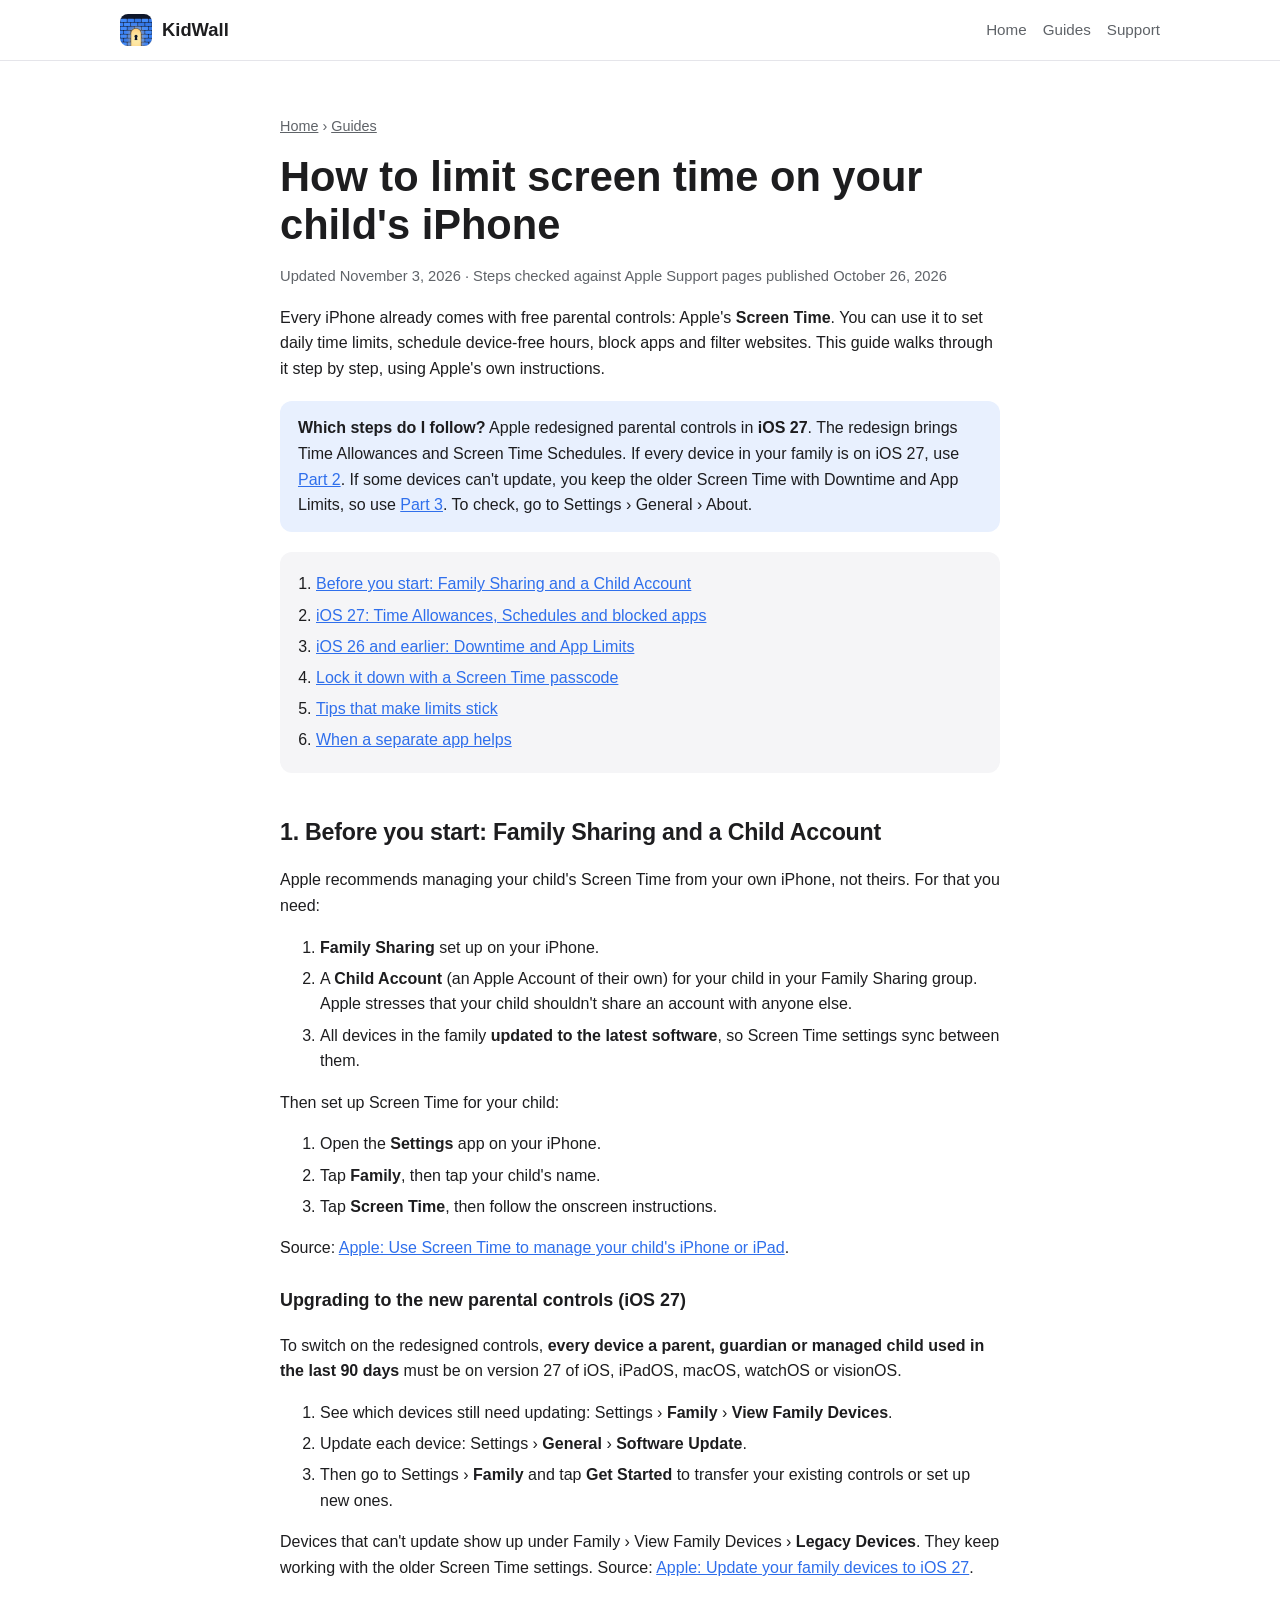
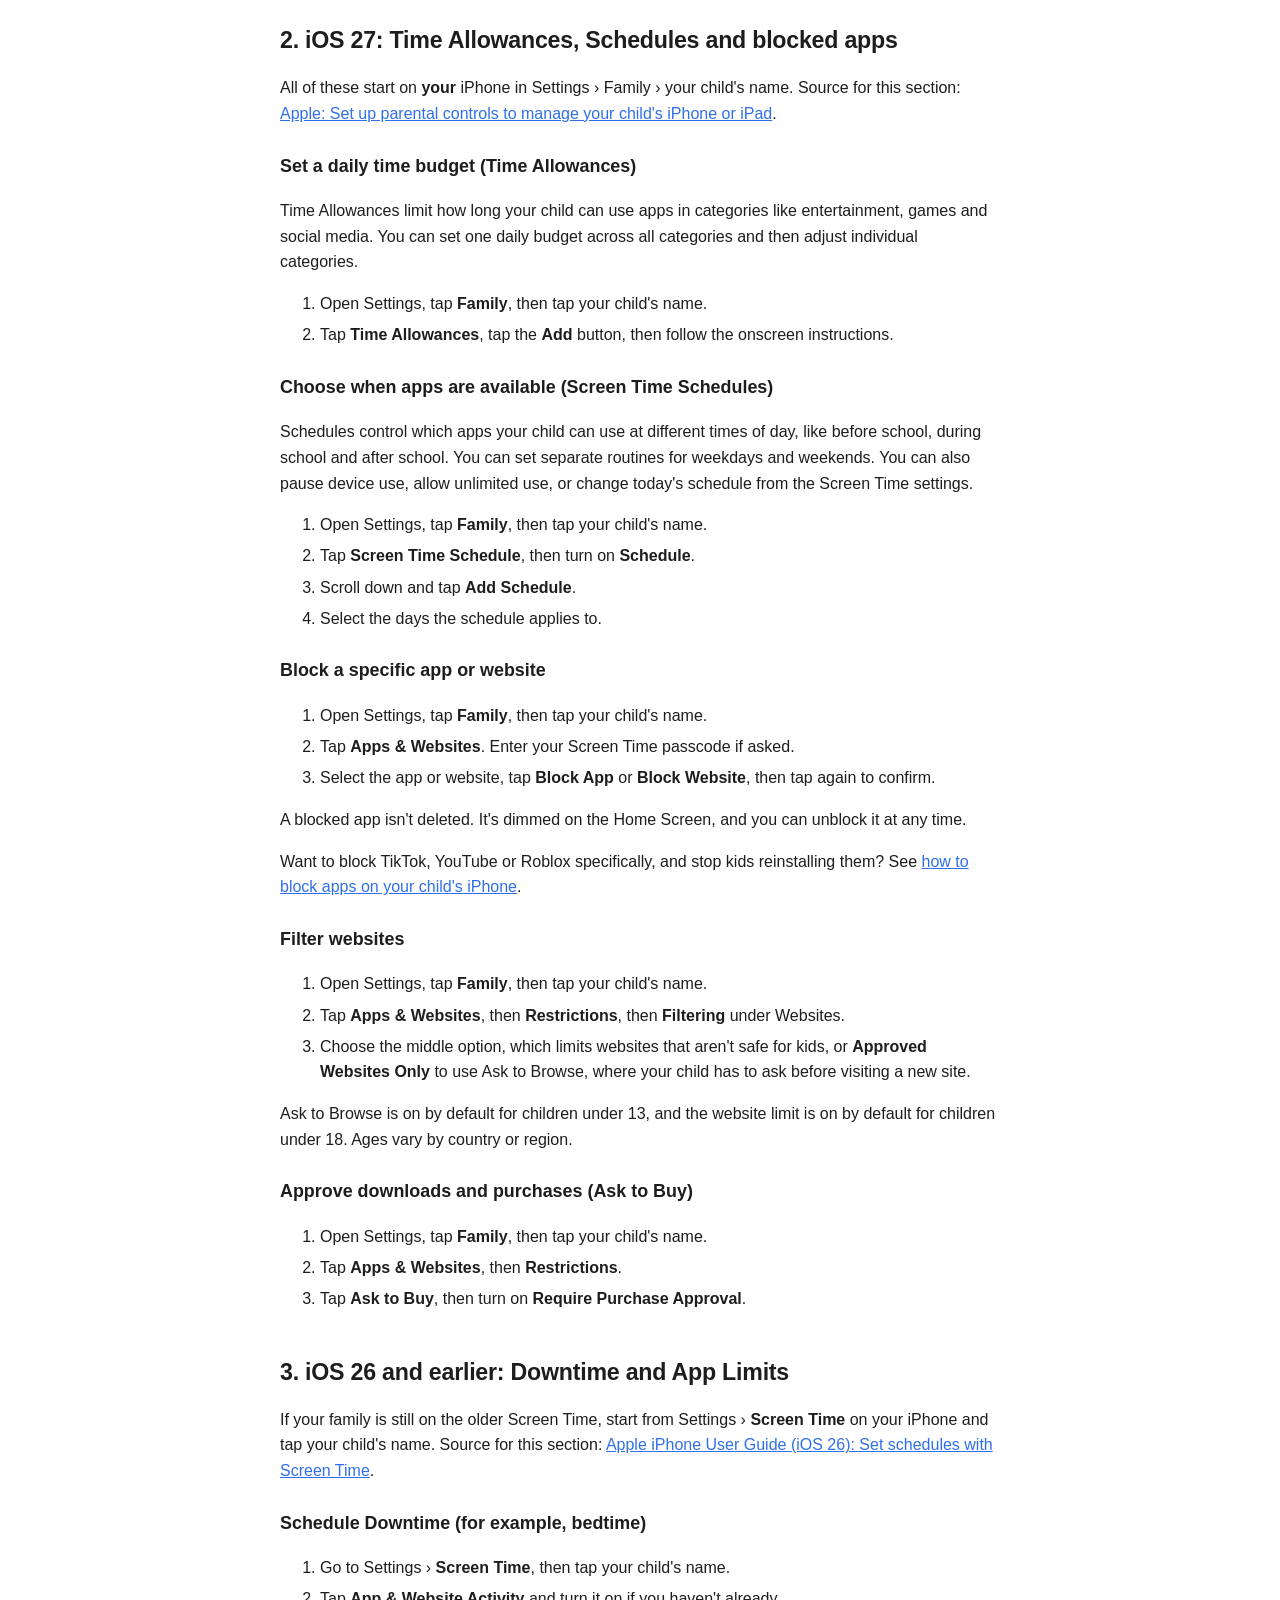
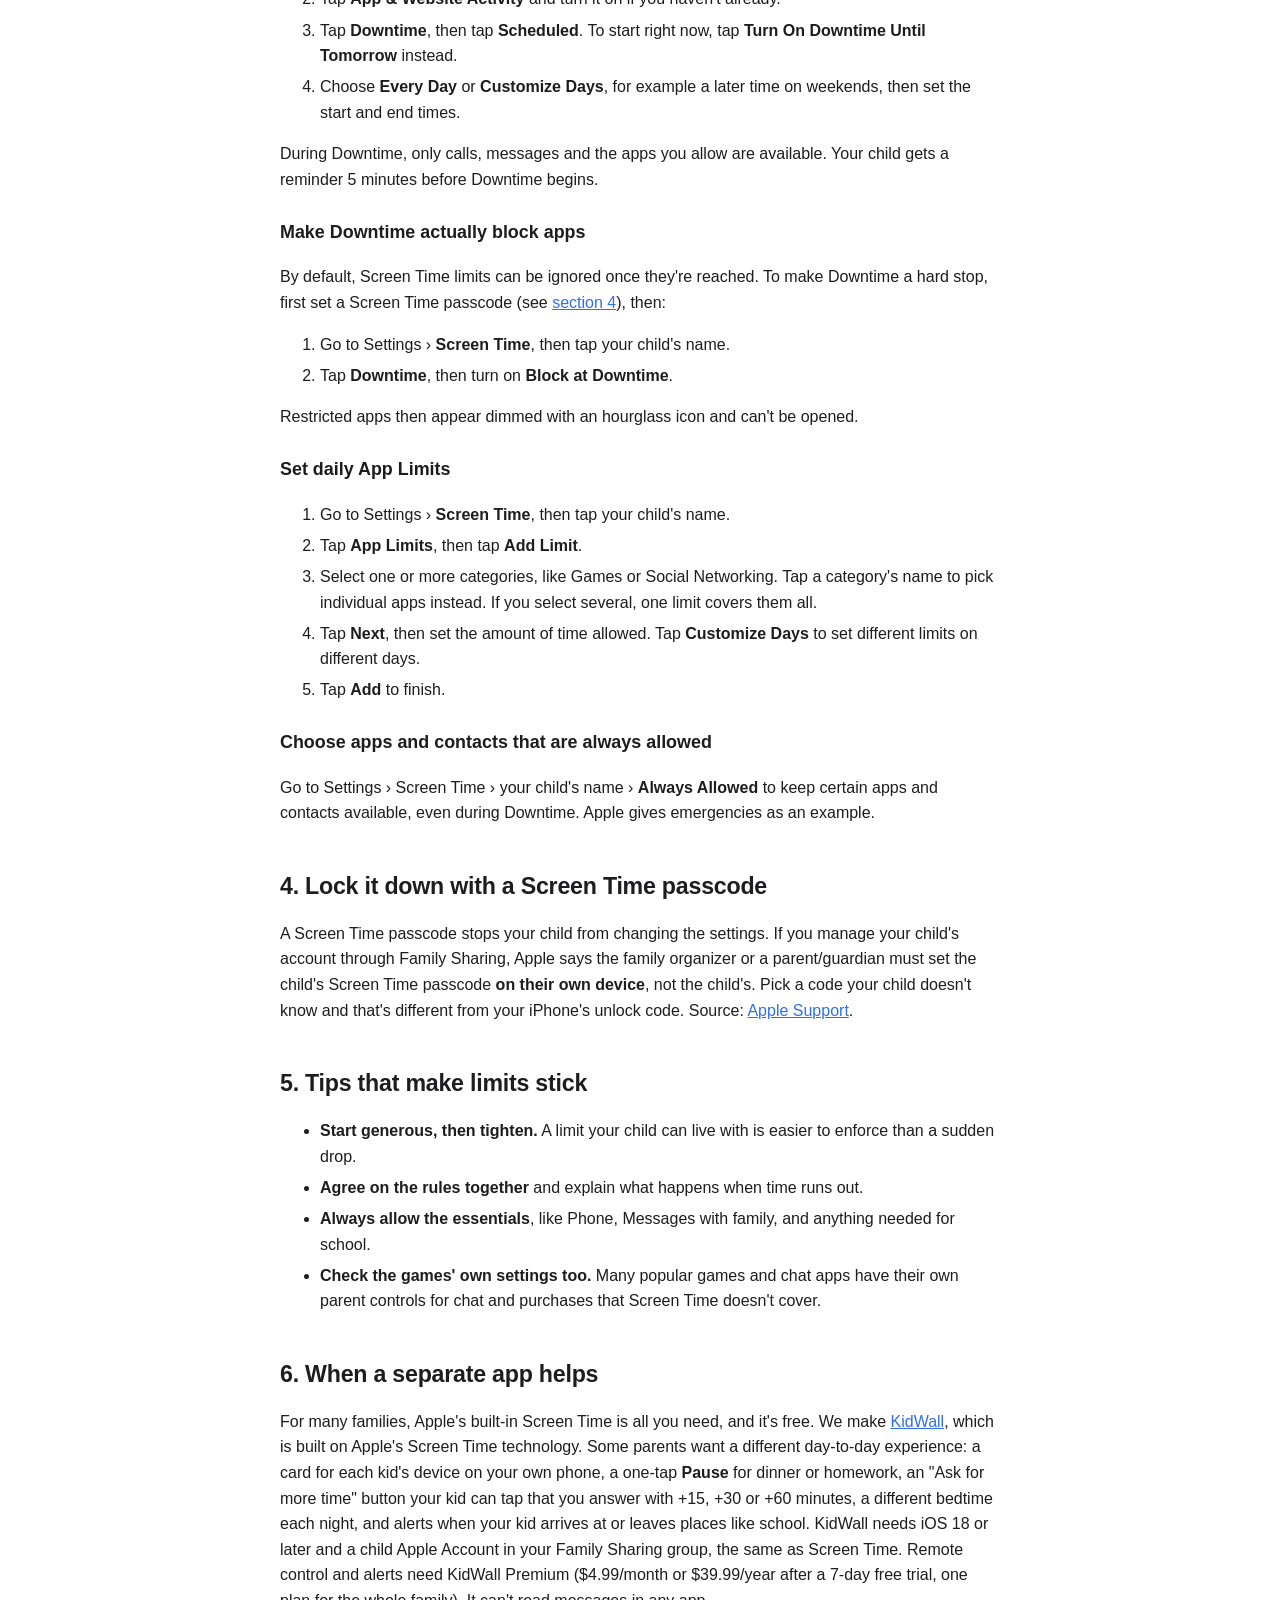
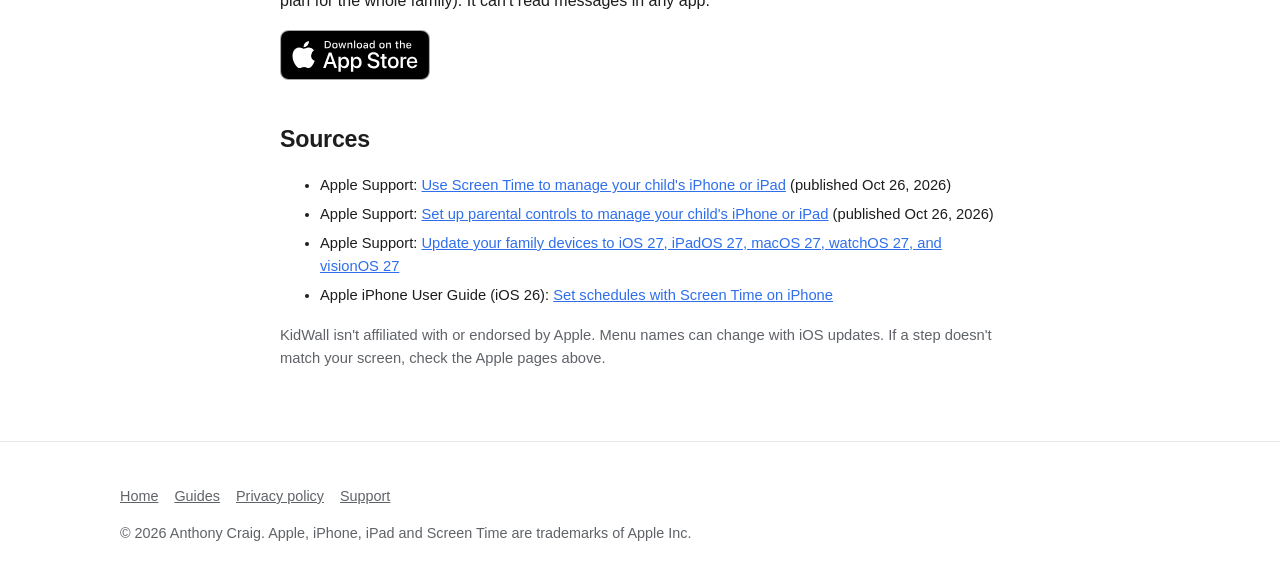
<file: guides/how-to-limit-screen-time-on-iphone.html>
<!DOCTYPE html>
<html lang="en">
<head>
<meta charset="utf-8">
<meta name="viewport" content="width=device-width, initial-scale=1">
<title>How to Limit Screen Time on Your Child's iPhone (iOS 27 and iOS 26) | KidWall</title>
<meta name="description" content="Step-by-step: set screen time limits, bedtimes, app blocks and web filters on your child's iPhone with Apple's built-in Screen Time, for iOS 27's new parental controls and for iOS 26 and earlier.">
<link rel="canonical" href="https://antlantis.github.io/kidwall-site/guides/how-to-limit-screen-time-on-iphone.html">
<meta property="og:type" content="article">
<meta property="og:site_name" content="KidWall">
<meta property="og:title" content="How to limit screen time on your child's iPhone">
<meta property="og:description" content="Apple's built-in Screen Time, step by step: daily limits, schedules, blocked apps and web filters, for iOS 27 and iOS 26.">
<meta property="og:url" content="https://antlantis.github.io/kidwall-site/guides/how-to-limit-screen-time-on-iphone.html">
<meta property="og:image" content="https://antlantis.github.io/kidwall-site/assets/icon-512.jpg">
<meta name="twitter:card" content="summary">
<link rel="icon" type="image/png" href="../assets/favicon.png">
<link rel="apple-touch-icon" href="../assets/apple-touch-icon.png">
<link rel="stylesheet" href="../assets/style.css">
<script type="application/ld+json">
{
  "@context": "https://schema.org",
  "@type": "Article",
  "headline": "How to limit screen time on your child's iPhone",
  "description": "Step-by-step: set screen time limits, bedtimes, app blocks and web filters on your child's iPhone with Apple's built-in Screen Time, for iOS 27 and iOS 26 and earlier.",
  "datePublished": "2026-11-03",
  "dateModified": "2026-11-03",
  "author": {"@type": "Person", "name": "Anthony Craig"},
  "publisher": {"@type": "Organization", "name": "KidWall", "logo": {"@type": "ImageObject", "url": "https://antlantis.github.io/kidwall-site/assets/icon-512.jpg"}},
  "image": "https://antlantis.github.io/kidwall-site/assets/icon-512.jpg",
  "mainEntityOfPage": "https://antlantis.github.io/kidwall-site/guides/how-to-limit-screen-time-on-iphone.html",
  "inLanguage": "en"
}
</script>
</head>
<body>
<a class="skip" href="#main">Skip to content</a>
<header class="site"><div class="wrap">
  <a class="brand" href="../"><img src="../assets/icon-512.jpg" alt="" width="32" height="32">KidWall</a>
  <nav class="top" aria-label="Main"><a href="../">Home</a><a href="./">Guides</a><a href="../support.html">Support</a></nav>
</div></header>

<main id="main">
<article class="guide">
  <p class="crumbs"><a href="../">Home</a> › <a href="./">Guides</a></p>
  <h1>How to limit screen time on your child's iPhone</h1>
  <p class="meta">Updated November 3, 2026 · Steps checked against Apple Support pages published October 26, 2026</p>

  <p>Every iPhone already comes with free parental controls: Apple's <strong>Screen Time</strong>. You can use it to set daily time limits, schedule device-free hours, block apps and filter websites. This guide walks through it step by step, using Apple's own instructions.</p>

  <div class="note"><strong>Which steps do I follow?</strong> Apple redesigned parental controls in <strong>iOS 27</strong>. The redesign brings Time Allowances and Screen Time Schedules. If every device in your family is on iOS 27, use <a href="#ios27">Part 2</a>. If some devices can't update, you keep the older Screen Time with Downtime and App Limits, so use <a href="#ios26">Part 3</a>. To check, go to Settings › General › About.</div>

  <ol class="toc">
    <li><a href="#before">Before you start: Family Sharing and a Child Account</a></li>
    <li><a href="#ios27">iOS 27: Time Allowances, Schedules and blocked apps</a></li>
    <li><a href="#ios26">iOS 26 and earlier: Downtime and App Limits</a></li>
    <li><a href="#passcode">Lock it down with a Screen Time passcode</a></li>
    <li><a href="#tips">Tips that make limits stick</a></li>
    <li><a href="#kidwall">When a separate app helps</a></li>
  </ol>

  <h2 id="before">1. Before you start: Family Sharing and a Child Account</h2>
  <p>Apple recommends managing your child's Screen Time from your own iPhone, not theirs. For that you need:</p>
  <ol>
    <li><strong>Family Sharing</strong> set up on your iPhone.</li>
    <li>A <strong>Child Account</strong> (an Apple Account of their own) for your child in your Family Sharing group. Apple stresses that your child shouldn't share an account with anyone else.</li>
    <li>All devices in the family <strong>updated to the latest software</strong>, so Screen Time settings sync between them.</li>
  </ol>
  <p>Then set up Screen Time for your child:</p>
  <ol>
    <li>Open the <strong>Settings</strong> app on your iPhone.</li>
    <li>Tap <strong>Family</strong>, then tap your child's name.</li>
    <li>Tap <strong>Screen Time</strong>, then follow the onscreen instructions.</li>
  </ol>
  <p>Source: <a href="https://support.apple.com/en-us/108806">Apple: Use Screen Time to manage your child's iPhone or iPad</a>.</p>

  <h3>Upgrading to the new parental controls (iOS 27)</h3>
  <p>To switch on the redesigned controls, <strong>every device a parent, guardian or managed child used in the last 90 days</strong> must be on version 27 of iOS, iPadOS, macOS, watchOS or visionOS.</p>
  <ol>
    <li>See which devices still need updating: Settings › <strong>Family</strong> › <strong>View Family Devices</strong>.</li>
    <li>Update each device: Settings › <strong>General</strong> › <strong>Software Update</strong>.</li>
    <li>Then go to Settings › <strong>Family</strong> and tap <strong>Get Started</strong> to transfer your existing controls or set up new ones.</li>
  </ol>
  <p>Devices that can't update show up under Family › View Family Devices › <strong>Legacy Devices</strong>. They keep working with the older Screen Time settings. Source: <a href="https://support.apple.com/guide/child-safety/update-family-devices-parental-controls-jrzvk3ml3unm/web">Apple: Update your family devices to iOS 27</a>.</p>

  <h2 id="ios27">2. iOS 27: Time Allowances, Schedules and blocked apps</h2>
  <p>All of these start on <strong>your</strong> iPhone in Settings › Family › your child's name. Source for this section: <a href="https://support.apple.com/en-us/105121">Apple: Set up parental controls to manage your child's iPhone or iPad</a>.</p>

  <h3>Set a daily time budget (Time Allowances)</h3>
  <p>Time Allowances limit how long your child can use apps in categories like entertainment, games and social media. You can set one daily budget across all categories and then adjust individual categories.</p>
  <ol>
    <li>Open Settings, tap <strong>Family</strong>, then tap your child's name.</li>
    <li>Tap <strong>Time Allowances</strong>, tap the <strong>Add</strong> button, then follow the onscreen instructions.</li>
  </ol>

  <h3>Choose when apps are available (Screen Time Schedules)</h3>
  <p>Schedules control which apps your child can use at different times of day, like before school, during school and after school. You can set separate routines for weekdays and weekends. You can also pause device use, allow unlimited use, or change today's schedule from the Screen Time settings.</p>
  <ol>
    <li>Open Settings, tap <strong>Family</strong>, then tap your child's name.</li>
    <li>Tap <strong>Screen Time Schedule</strong>, then turn on <strong>Schedule</strong>.</li>
    <li>Scroll down and tap <strong>Add Schedule</strong>.</li>
    <li>Select the days the schedule applies to.</li>
  </ol>

  <h3>Block a specific app or website</h3>
  <ol>
    <li>Open Settings, tap <strong>Family</strong>, then tap your child's name.</li>
    <li>Tap <strong>Apps &amp; Websites</strong>. Enter your Screen Time passcode if asked.</li>
    <li>Select the app or website, tap <strong>Block App</strong> or <strong>Block Website</strong>, then tap again to confirm.</li>
  </ol>
  <p>A blocked app isn't deleted. It's dimmed on the Home Screen, and you can unblock it at any time.</p>
  <p>Want to block TikTok, YouTube or Roblox specifically, and stop kids reinstalling them? See <a href="how-to-block-apps-on-childs-iphone.html">how to block apps on your child's iPhone</a>.</p>

  <h3>Filter websites</h3>
  <ol>
    <li>Open Settings, tap <strong>Family</strong>, then tap your child's name.</li>
    <li>Tap <strong>Apps &amp; Websites</strong>, then <strong>Restrictions</strong>, then <strong>Filtering</strong> under Websites.</li>
    <li>Choose the middle option, which limits websites that aren't safe for kids, or <strong>Approved Websites Only</strong> to use Ask to Browse, where your child has to ask before visiting a new site.</li>
  </ol>
  <p>Ask to Browse is on by default for children under 13, and the website limit is on by default for children under 18. Ages vary by country or region.</p>

  <h3>Approve downloads and purchases (Ask to Buy)</h3>
  <ol>
    <li>Open Settings, tap <strong>Family</strong>, then tap your child's name.</li>
    <li>Tap <strong>Apps &amp; Websites</strong>, then <strong>Restrictions</strong>.</li>
    <li>Tap <strong>Ask to Buy</strong>, then turn on <strong>Require Purchase Approval</strong>.</li>
  </ol>

  <h2 id="ios26">3. iOS 26 and earlier: Downtime and App Limits</h2>
  <p>If your family is still on the older Screen Time, start from Settings › <strong>Screen Time</strong> on your iPhone and tap your child's name. Source for this section: <a href="https://support.apple.com/guide/iphone/set-schedules-with-screen-time-iphb0c7313c9/26/ios/26">Apple iPhone User Guide (iOS 26): Set schedules with Screen Time</a>.</p>

  <h3>Schedule Downtime (for example, bedtime)</h3>
  <ol>
    <li>Go to Settings › <strong>Screen Time</strong>, then tap your child's name.</li>
    <li>Tap <strong>App &amp; Website Activity</strong> and turn it on if you haven't already.</li>
    <li>Tap <strong>Downtime</strong>, then tap <strong>Scheduled</strong>. To start right now, tap <strong>Turn On Downtime Until Tomorrow</strong> instead.</li>
    <li>Choose <strong>Every Day</strong> or <strong>Customize Days</strong>, for example a later time on weekends, then set the start and end times.</li>
  </ol>
  <p>During Downtime, only calls, messages and the apps you allow are available. Your child gets a reminder 5 minutes before Downtime begins.</p>

  <h3>Make Downtime actually block apps</h3>
  <p>By default, Screen Time limits can be ignored once they're reached. To make Downtime a hard stop, first set a Screen Time passcode (see <a href="#passcode">section 4</a>), then:</p>
  <ol>
    <li>Go to Settings › <strong>Screen Time</strong>, then tap your child's name.</li>
    <li>Tap <strong>Downtime</strong>, then turn on <strong>Block at Downtime</strong>.</li>
  </ol>
  <p>Restricted apps then appear dimmed with an hourglass icon and can't be opened.</p>

  <h3>Set daily App Limits</h3>
  <ol>
    <li>Go to Settings › <strong>Screen Time</strong>, then tap your child's name.</li>
    <li>Tap <strong>App Limits</strong>, then tap <strong>Add Limit</strong>.</li>
    <li>Select one or more categories, like Games or Social Networking. Tap a category's name to pick individual apps instead. If you select several, one limit covers them all.</li>
    <li>Tap <strong>Next</strong>, then set the amount of time allowed. Tap <strong>Customize Days</strong> to set different limits on different days.</li>
    <li>Tap <strong>Add</strong> to finish.</li>
  </ol>

  <h3>Choose apps and contacts that are always allowed</h3>
  <p>Go to Settings › Screen Time › your child's name › <strong>Always Allowed</strong> to keep certain apps and contacts available, even during Downtime. Apple gives emergencies as an example.</p>

  <h2 id="passcode">4. Lock it down with a Screen Time passcode</h2>
  <p>A Screen Time passcode stops your child from changing the settings. If you manage your child's account through Family Sharing, Apple says the family organizer or a parent/guardian must set the child's Screen Time passcode <strong>on their own device</strong>, not the child's. Pick a code your child doesn't know and that's different from your iPhone's unlock code. Source: <a href="https://support.apple.com/en-us/108806">Apple Support</a>.</p>

  <h2 id="tips">5. Tips that make limits stick</h2>
  <ul>
    <li><strong>Start generous, then tighten.</strong> A limit your child can live with is easier to enforce than a sudden drop.</li>
    <li><strong>Agree on the rules together</strong> and explain what happens when time runs out.</li>
    <li><strong>Always allow the essentials</strong>, like Phone, Messages with family, and anything needed for school.</li>
    <li><strong>Check the games' own settings too.</strong> Many popular games and chat apps have their own parent controls for chat and purchases that Screen Time doesn't cover.</li>
  </ul>

  <h2 id="kidwall">6. When a separate app helps</h2>
  <p>For many families, Apple's built-in Screen Time is all you need, and it's free. We make <a href="../">KidWall</a>, which is built on Apple's Screen Time technology. Some parents want a different day-to-day experience: a card for each kid's device on your own phone, a one-tap <strong>Pause</strong> for dinner or homework, an "Ask for more time" button your kid can tap that you answer with +15, +30 or +60 minutes, a different bedtime each night, and alerts when your kid arrives at or leaves places like school. KidWall needs iOS 18 or later and a child Apple Account in your Family Sharing group, the same as Screen Time. Remote control and alerts need KidWall Premium ($4.99/month or $39.99/year after a 7-day free trial, one plan for the whole family). It can't read messages in any app.</p>
  <p><a href="https://apps.apple.com/us/app/kidwall/id6815543258"><img src="../assets/download-on-the-app-store.svg" alt="Download KidWall on the App Store" width="150" height="50" style="height:50px;width:auto"></a></p>

  <h2>Sources</h2>
  <ul class="sources">
    <li>Apple Support: <a href="https://support.apple.com/en-us/108806">Use Screen Time to manage your child's iPhone or iPad</a> (published Oct 26, 2026)</li>
    <li>Apple Support: <a href="https://support.apple.com/en-us/105121">Set up parental controls to manage your child's iPhone or iPad</a> (published Oct 26, 2026)</li>
    <li>Apple Support: <a href="https://support.apple.com/guide/child-safety/update-family-devices-parental-controls-jrzvk3ml3unm/web">Update your family devices to iOS 27, iPadOS 27, macOS 27, watchOS 27, and visionOS 27</a></li>
    <li>Apple iPhone User Guide (iOS 26): <a href="https://support.apple.com/guide/iphone/set-schedules-with-screen-time-iphb0c7313c9/26/ios/26">Set schedules with Screen Time on iPhone</a></li>
  </ul>
  <p class="meta">KidWall isn't affiliated with or endorsed by Apple. Menu names can change with iOS updates. If a step doesn't match your screen, check the Apple pages above.</p>
</article>
</main>

<footer class="site"><div class="wrap">
  <p><a href="../">Home</a><a href="./">Guides</a><a href="../privacy.html">Privacy policy</a><a href="../support.html">Support</a></p>
  <p>© 2026 Anthony Craig. Apple, iPhone, iPad and Screen Time are trademarks of Apple Inc.</p>
</div></footer>
</body>
</html>
</file>
<file: assets/style.css>
/* KidWall site — shared styles. No external fonts, scripts or trackers. */
:root{--bg:#fff;--fg:#1d1d1f;--muted:#5f6368;--card:#f5f5f7;--line:#e5e5ea;--accent:#2f6fec;--accent-soft:#e8f0fe;--radius:18px;--max:1080px}
@media (prefers-color-scheme:dark){:root{--bg:#111214;--fg:#ececf0;--muted:#a1a1aa;--card:#1c1d21;--line:#2c2d33;--accent:#6ea0ff;--accent-soft:#1d2a44}}
*{box-sizing:border-box}
html{-webkit-text-size-adjust:100%}
body{margin:0;font-family:-apple-system,BlinkMacSystemFont,"Segoe UI",Helvetica,Arial,sans-serif;line-height:1.6;color:var(--fg);background:var(--bg)}
img{max-width:100%;height:auto;display:block}
a{color:var(--accent)}
.wrap{max-width:var(--max);margin:0 auto;padding:0 20px}
.skip{position:absolute;left:-999px}.skip:focus{left:12px;top:12px;background:var(--bg);padding:8px;z-index:9}
header.site{border-bottom:1px solid var(--line)}
header.site .wrap{display:flex;align-items:center;justify-content:space-between;gap:12px;min-height:60px;flex-wrap:wrap}
.brand{display:flex;align-items:center;gap:10px;font-weight:700;font-size:1.15rem;color:var(--fg);text-decoration:none}
.brand img{width:32px;height:32px;border-radius:8px}
nav.top a{color:var(--muted);text-decoration:none;margin-left:16px;font-size:.95rem}
nav.top a:hover{color:var(--fg)}
.hero{padding:56px 0 40px}
.hero .wrap{display:grid;grid-template-columns:1.1fr .9fr;gap:40px;align-items:center}
.hero h1{font-size:clamp(2rem,5vw,3.2rem);line-height:1.1;margin:0 0 16px;letter-spacing:-.02em}
.lead{font-size:1.15rem;color:var(--muted);margin:0 0 24px}
.badge img{height:54px;width:auto}
.fineprint{font-size:.88rem;color:var(--muted);margin-top:12px}
.hero-shot{justify-self:center;max-width:300px;border-radius:28px;box-shadow:0 20px 50px rgba(0,0,0,.18);overflow:hidden;border:1px solid var(--line)}
section{padding:48px 0}
section.alt{background:var(--card)}
h2{font-size:clamp(1.5rem,3.5vw,2.1rem);margin:0 0 12px;letter-spacing:-.01em}
.sub{color:var(--muted);margin:0 0 28px;max-width:720px}
.grid3{display:grid;grid-template-columns:repeat(3,1fr);gap:20px}
.card{background:var(--bg);border:1px solid var(--line);border-radius:var(--radius);padding:22px}
section:not(.alt) .card{background:var(--card)}
.card h3{margin:0 0 8px;font-size:1.15rem}
.card ul{margin:0;padding-left:1.15em}.card li{margin:.3em 0}
.shots{display:flex;gap:16px;overflow-x:auto;scroll-snap-type:x mandatory;padding-bottom:12px;-webkit-overflow-scrolling:touch}
.shots figure{flex:0 0 220px;margin:0;scroll-snap-align:start}
.shots img{border-radius:20px;border:1px solid var(--line)}
.shots figcaption{font-size:.92rem;color:var(--muted);margin-top:8px;text-align:center}
.prices{display:grid;grid-template-columns:repeat(2,minmax(0,300px));gap:20px}
.price{font-size:2rem;font-weight:700;margin:4px 0}
.price small{font-size:1rem;font-weight:500;color:var(--muted)}
.tag{display:inline-block;background:var(--accent-soft);color:var(--accent);font-weight:600;font-size:.8rem;border-radius:999px;padding:2px 10px}
.checks{list-style:none;padding:0;margin:0}
.checks li{padding-left:28px;position:relative;margin:.55em 0}
.checks li:before{content:"✓";position:absolute;left:0;color:var(--accent);font-weight:700}
details{border-bottom:1px solid var(--line);padding:14px 0}
summary{cursor:pointer;font-weight:600;font-size:1.05rem}
details p{margin:.6em 0 0;color:var(--muted)}
.cta{text-align:center}
footer.site{border-top:1px solid var(--line);padding:28px 0;color:var(--muted);font-size:.9rem}
footer.site a{color:var(--muted);margin-right:16px}
/* Article pages */
article.guide{max-width:760px;margin:0 auto;padding:40px 20px 56px}
article.guide h1{font-size:clamp(1.8rem,4.5vw,2.6rem);line-height:1.15;margin:.2em 0 .4em}
article.guide h2{font-size:1.45rem;margin-top:1.8em}
article.guide h3{font-size:1.12rem;margin-top:1.4em}
article.guide li{margin:.35em 0}
.meta{color:var(--muted);font-size:.92rem}
.note{background:var(--accent-soft);border-radius:12px;padding:14px 18px;margin:20px 0}
.toc{background:var(--card);border-radius:12px;padding:14px 18px 14px 36px}
.crumbs{font-size:.9rem;color:var(--muted)}
.crumbs a{color:var(--muted)}
.sources li{font-size:.92rem;word-break:break-word}
.guide-list{list-style:none;padding:0}
.guide-list li{border:1px solid var(--line);border-radius:var(--radius);padding:18px 20px;margin:14px 0}
.guide-list a{font-weight:600;font-size:1.1rem}
@media (max-width:820px){
 .hero .wrap{grid-template-columns:1fr}
 .hero{padding:36px 0 24px}
 .hero-shot{max-width:240px}
 .grid3{grid-template-columns:1fr}
 .prices{grid-template-columns:1fr}
 nav.top a{margin-left:12px}
 section{padding:36px 0}
}
@media (max-width:420px){nav.top{display:none}}
</file>
